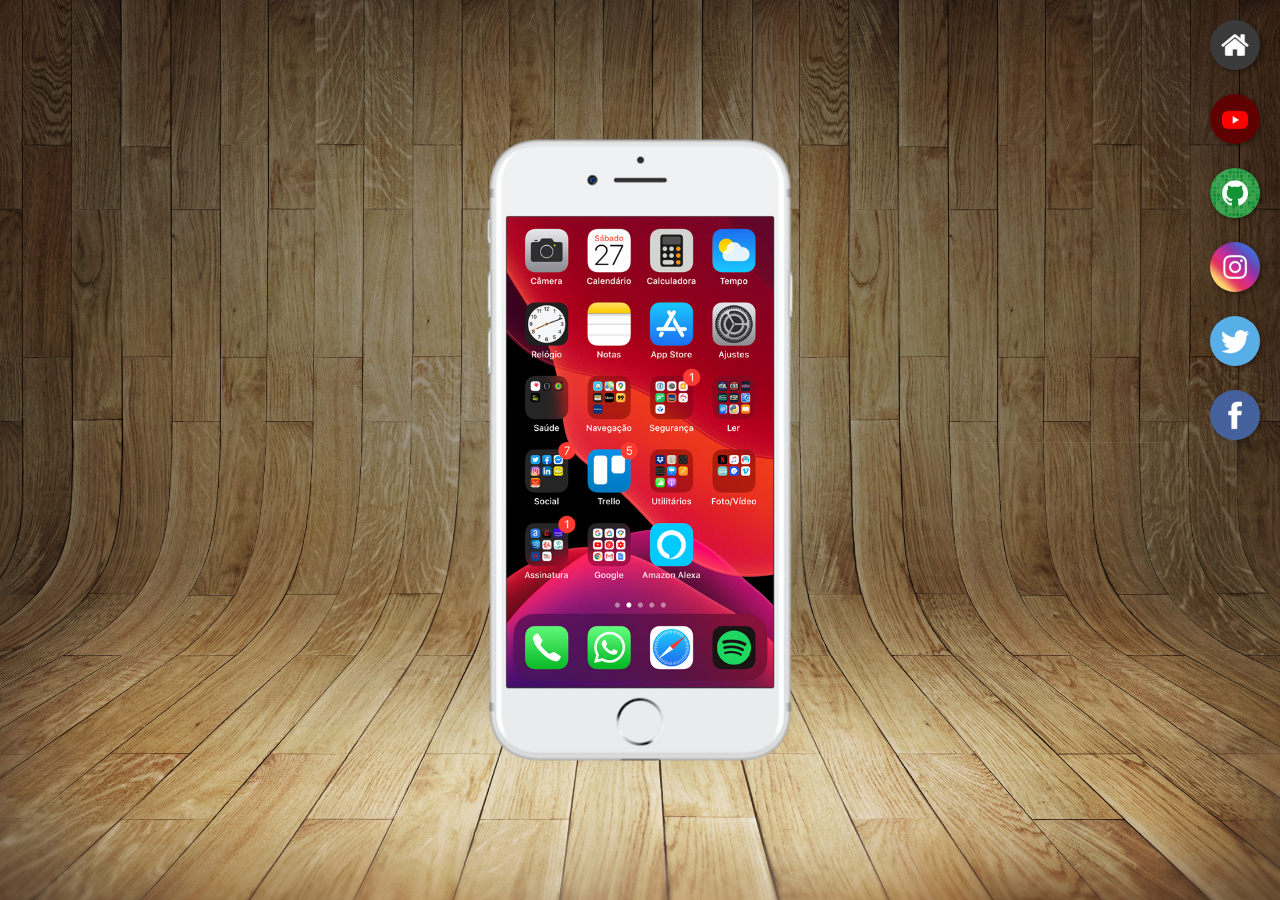
<file: index.html>
<!DOCTYPE html>
<html lang="pt-br">
<head>
    <meta charset="UTF-8">
    <meta http-equiv="X-UA-Compatible" content="IE=edge">
    <meta name="viewport" content="width=device-width, initial-scale=1.0">
    <link rel="shortcut icon" href="imagens/favicon.ico" type="image/x-icon">
    <title>redes sociais</title>
    <link rel="stylesheet" href="estilos/style.css">
</head>
<body>
    <main>
        <section id="telefone">
            <iframe id="tela" name="tela" src="home.html" frameborder="0" scrolling="yes">
                Seu navegador não é compativel com isso.
            </iframe>
        </section>
        <section id="redes-sociais">
            <a href="home.html" target="tela"><img src="imagens/logo-home.jpg" alt="Home"></a> <br>
            <a href="youtube.html" target="tela"><img src="imagens/logo-youtube.jpg" alt="Youtube"></a> <br>
            <a href="github.html" target="tela"> <img src="imagens/logo-github.jpg" alt="github"></a> <br>
            <a href="instagram.html" target="tela"><img src="imagens/logo-instagram.jpg" alt="Instaram"></a> <br>
            <a href="twitter.html" target="tela"><img src="imagens/logo-twitter.jpg" alt="Twitter"></a> <br>
            <a href="facebook.html" target="tela"><img src="imagens/logo-facebook.jpg" alt="Facebook"></a>
        </section>

    </main>
   
 
</body>
</html>
</file>
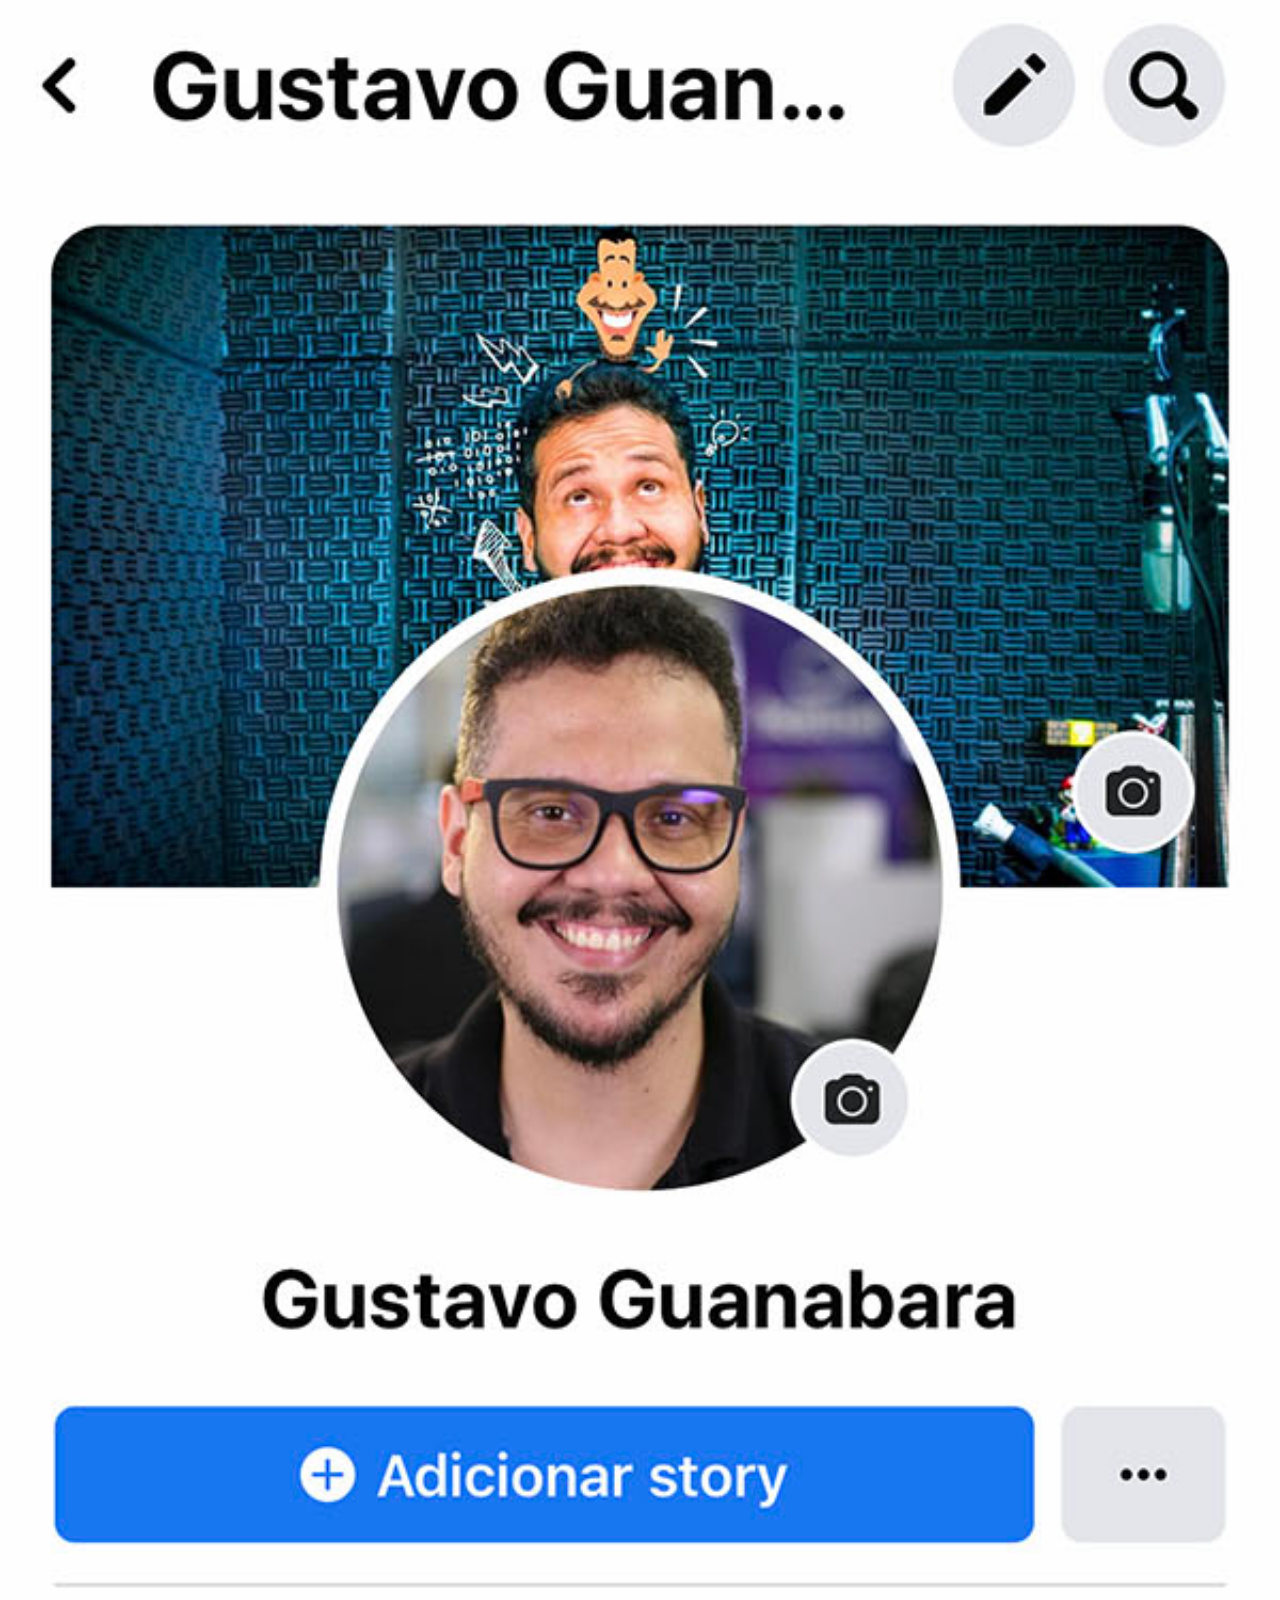
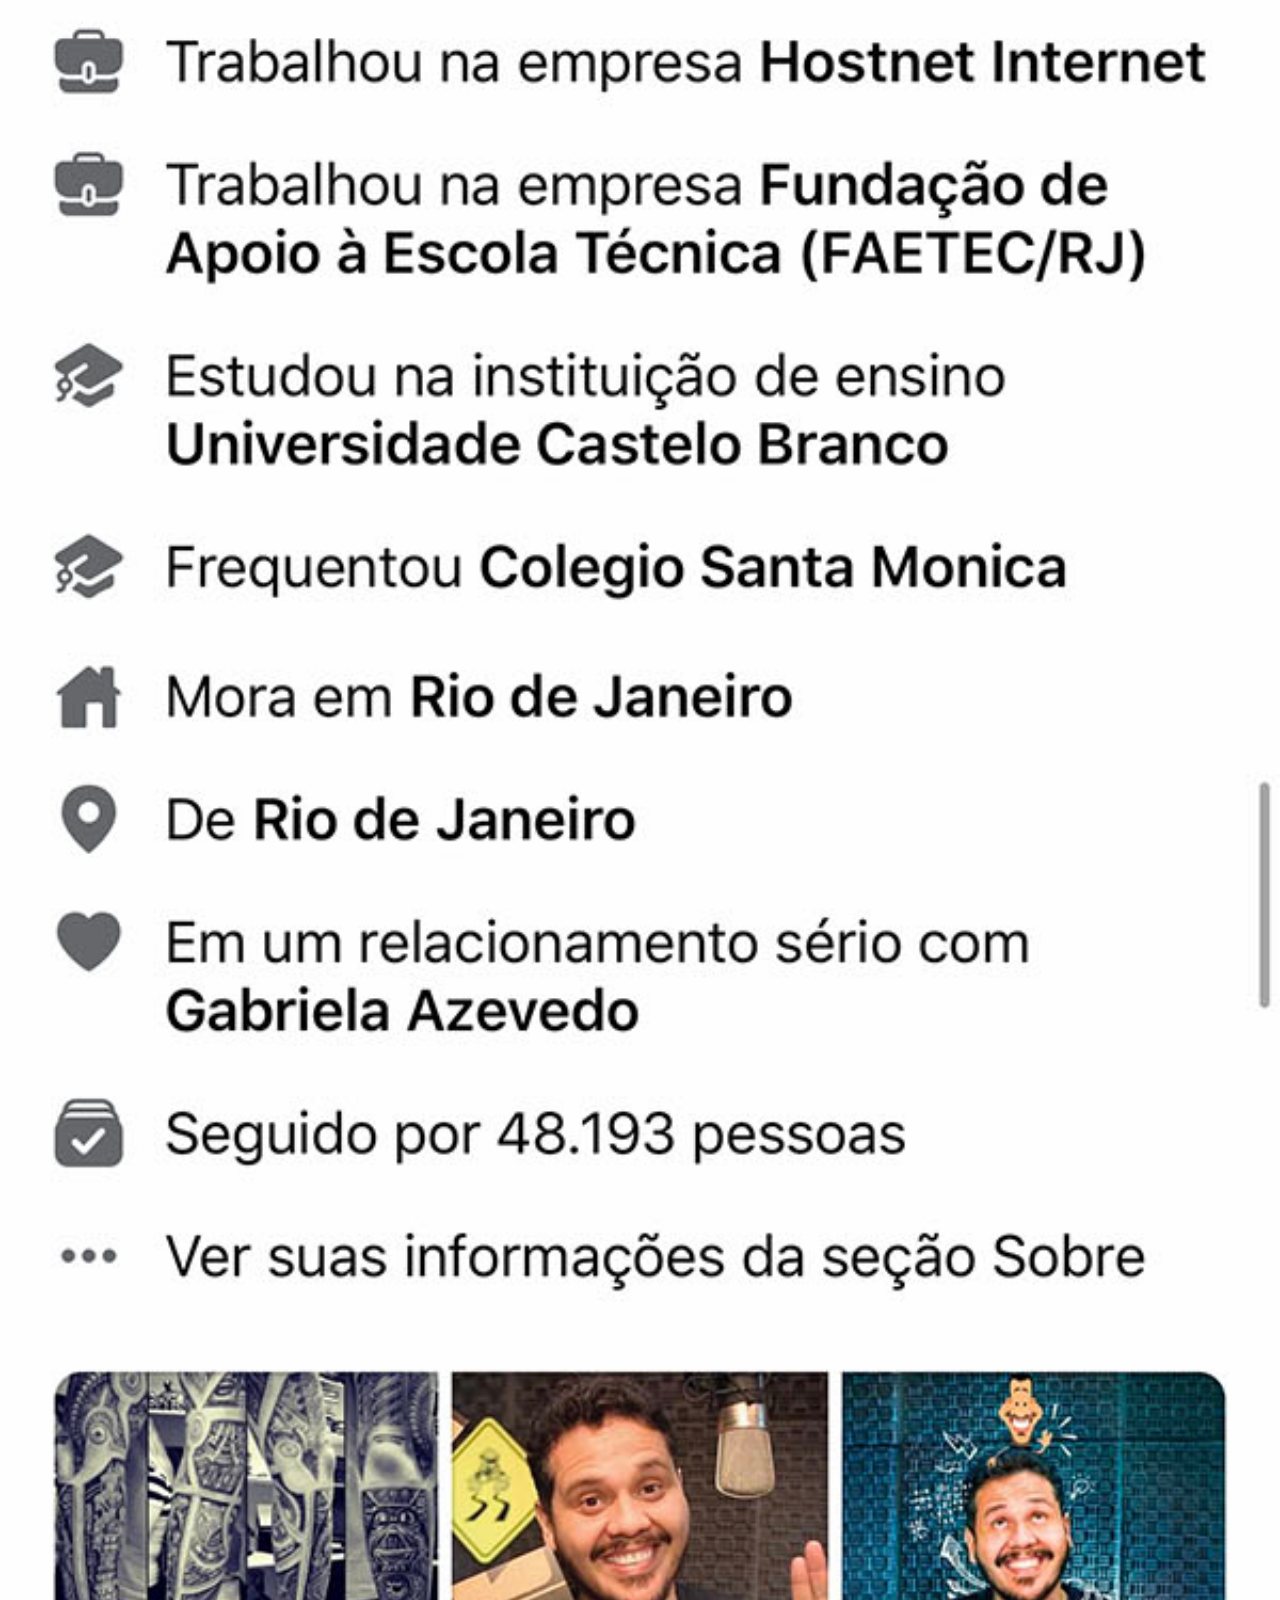
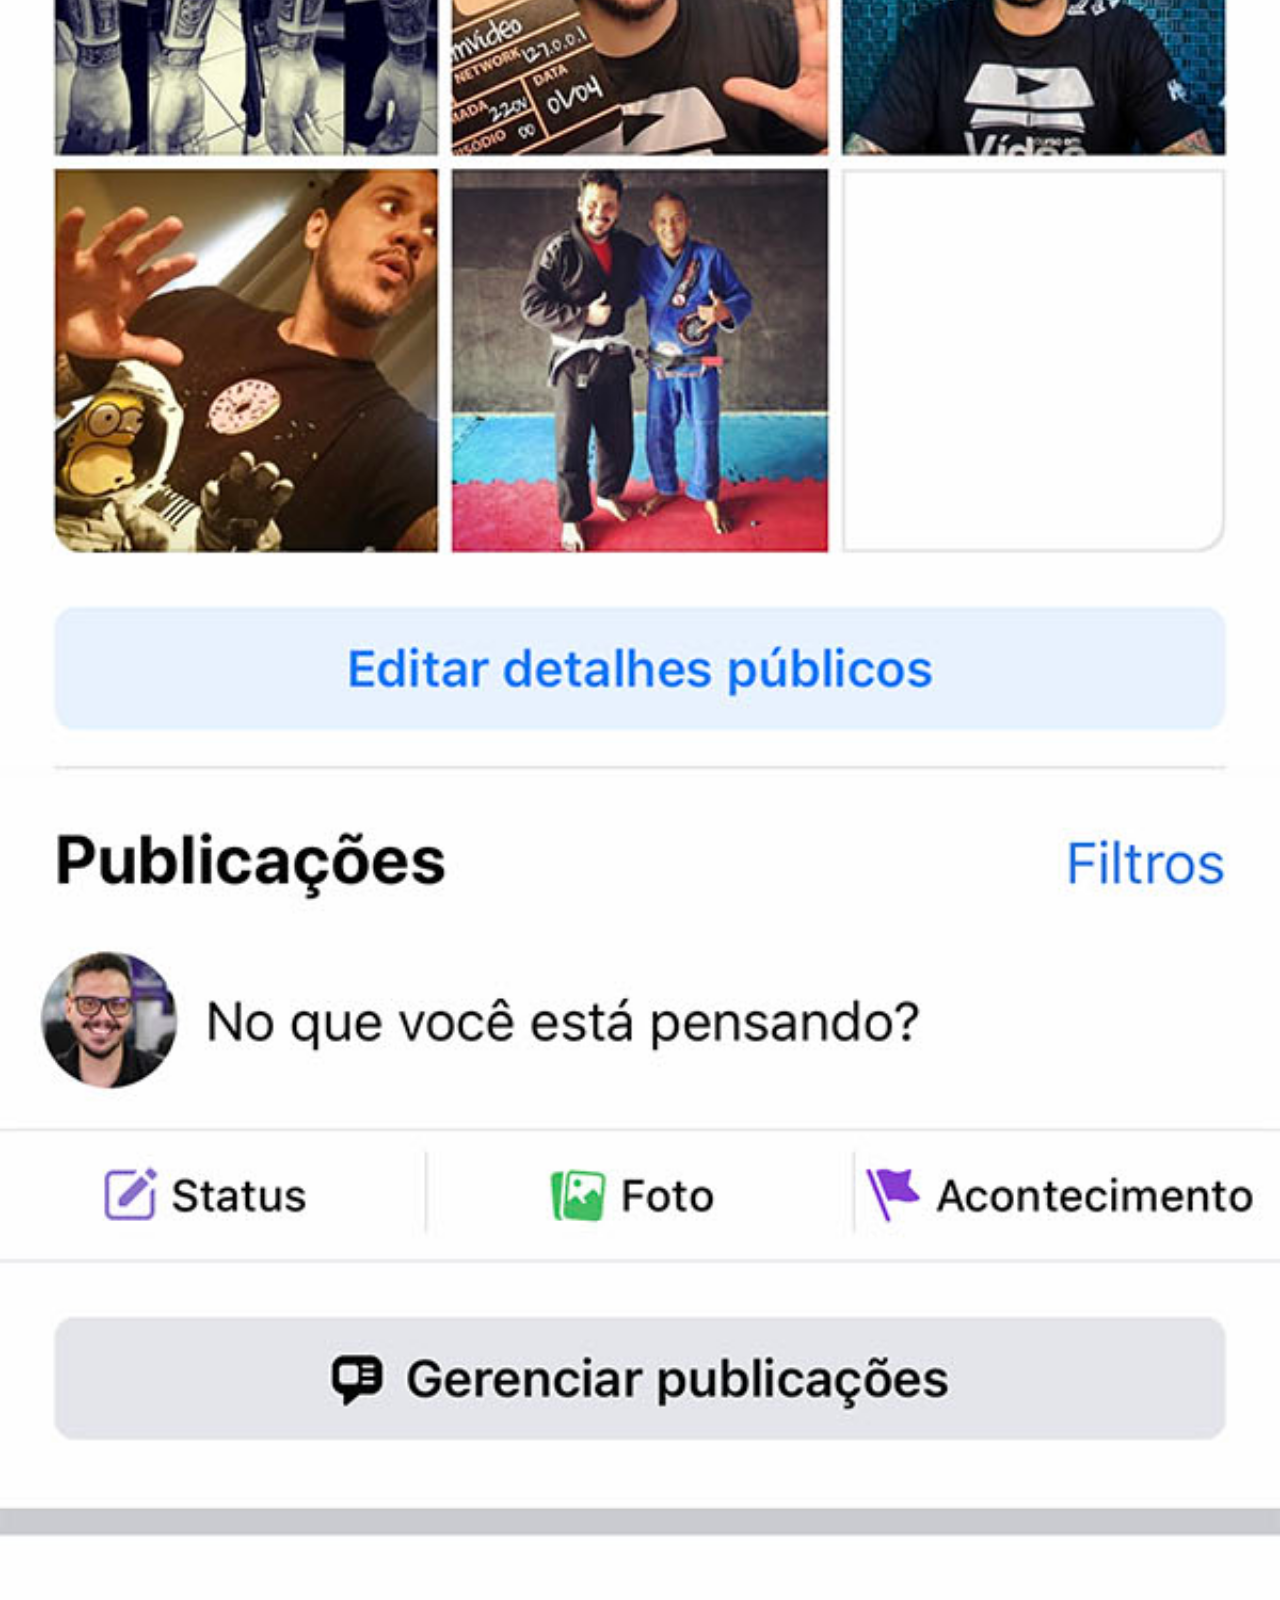
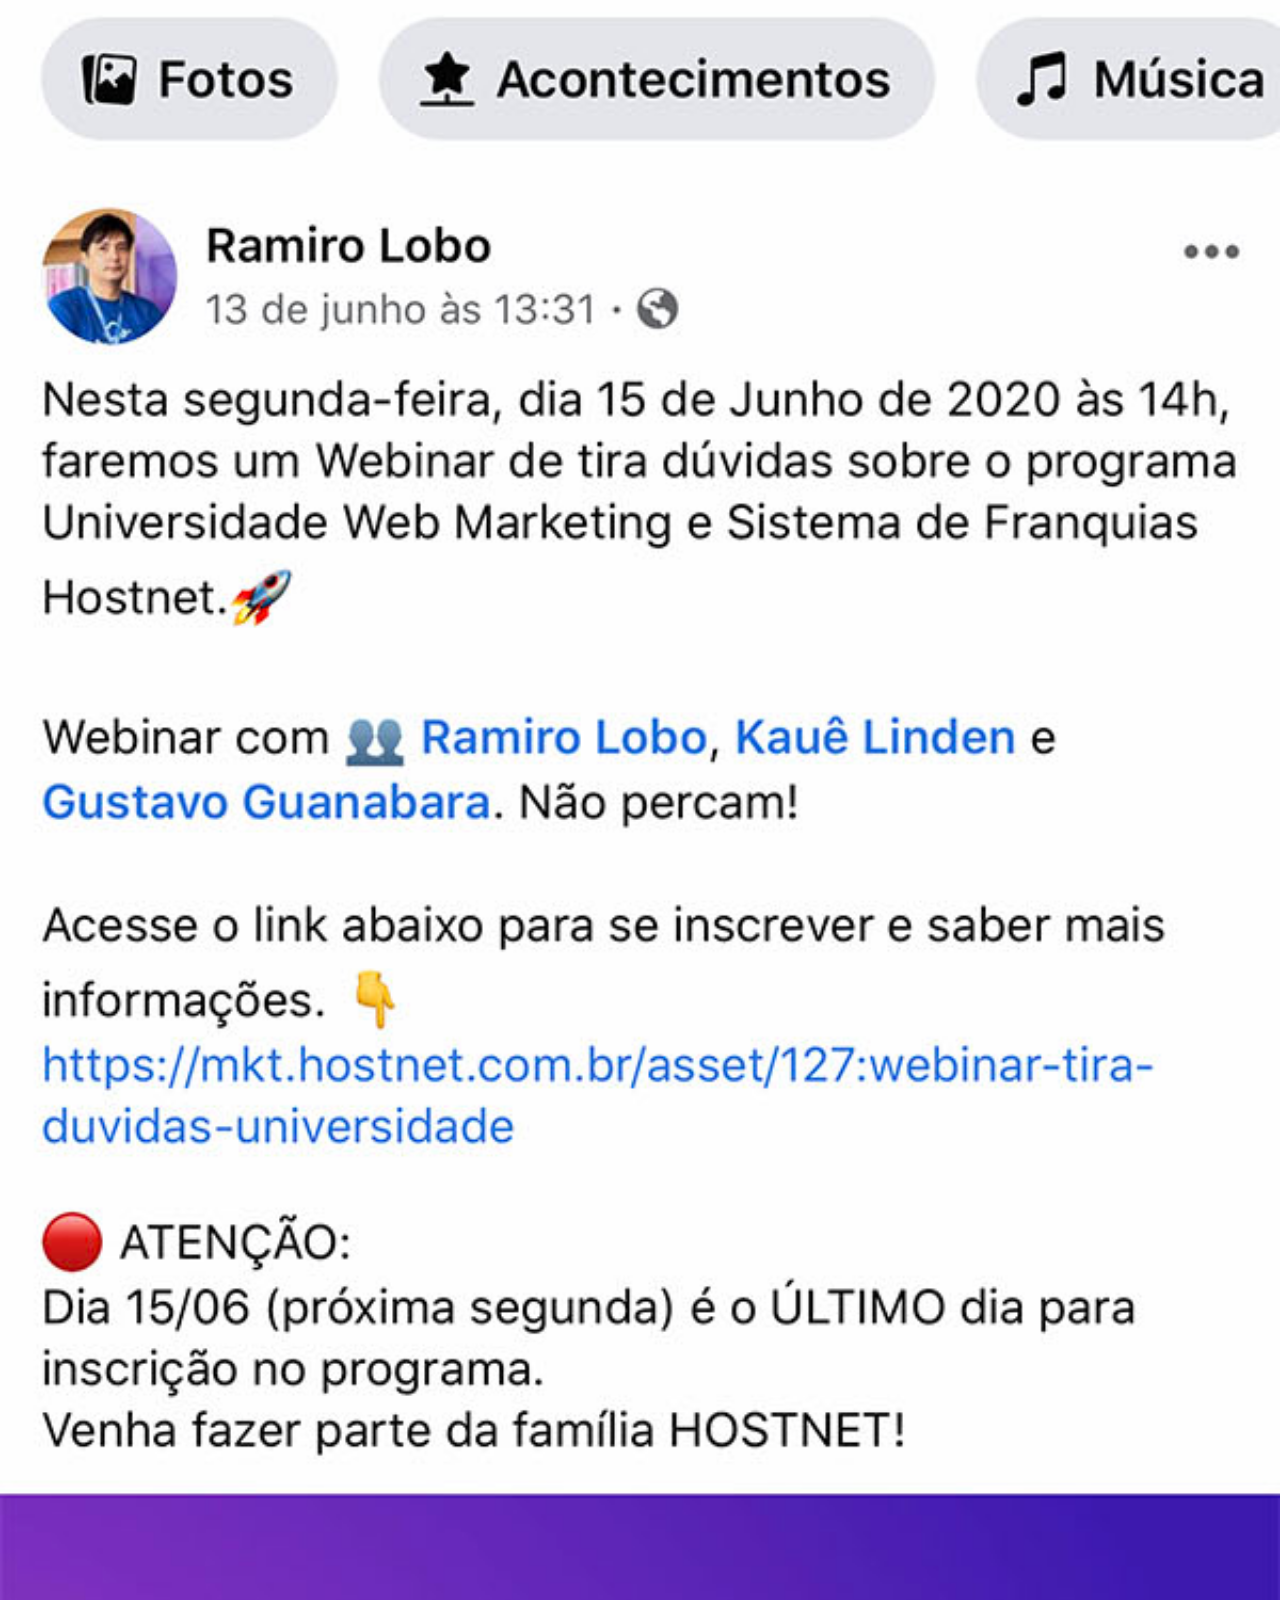
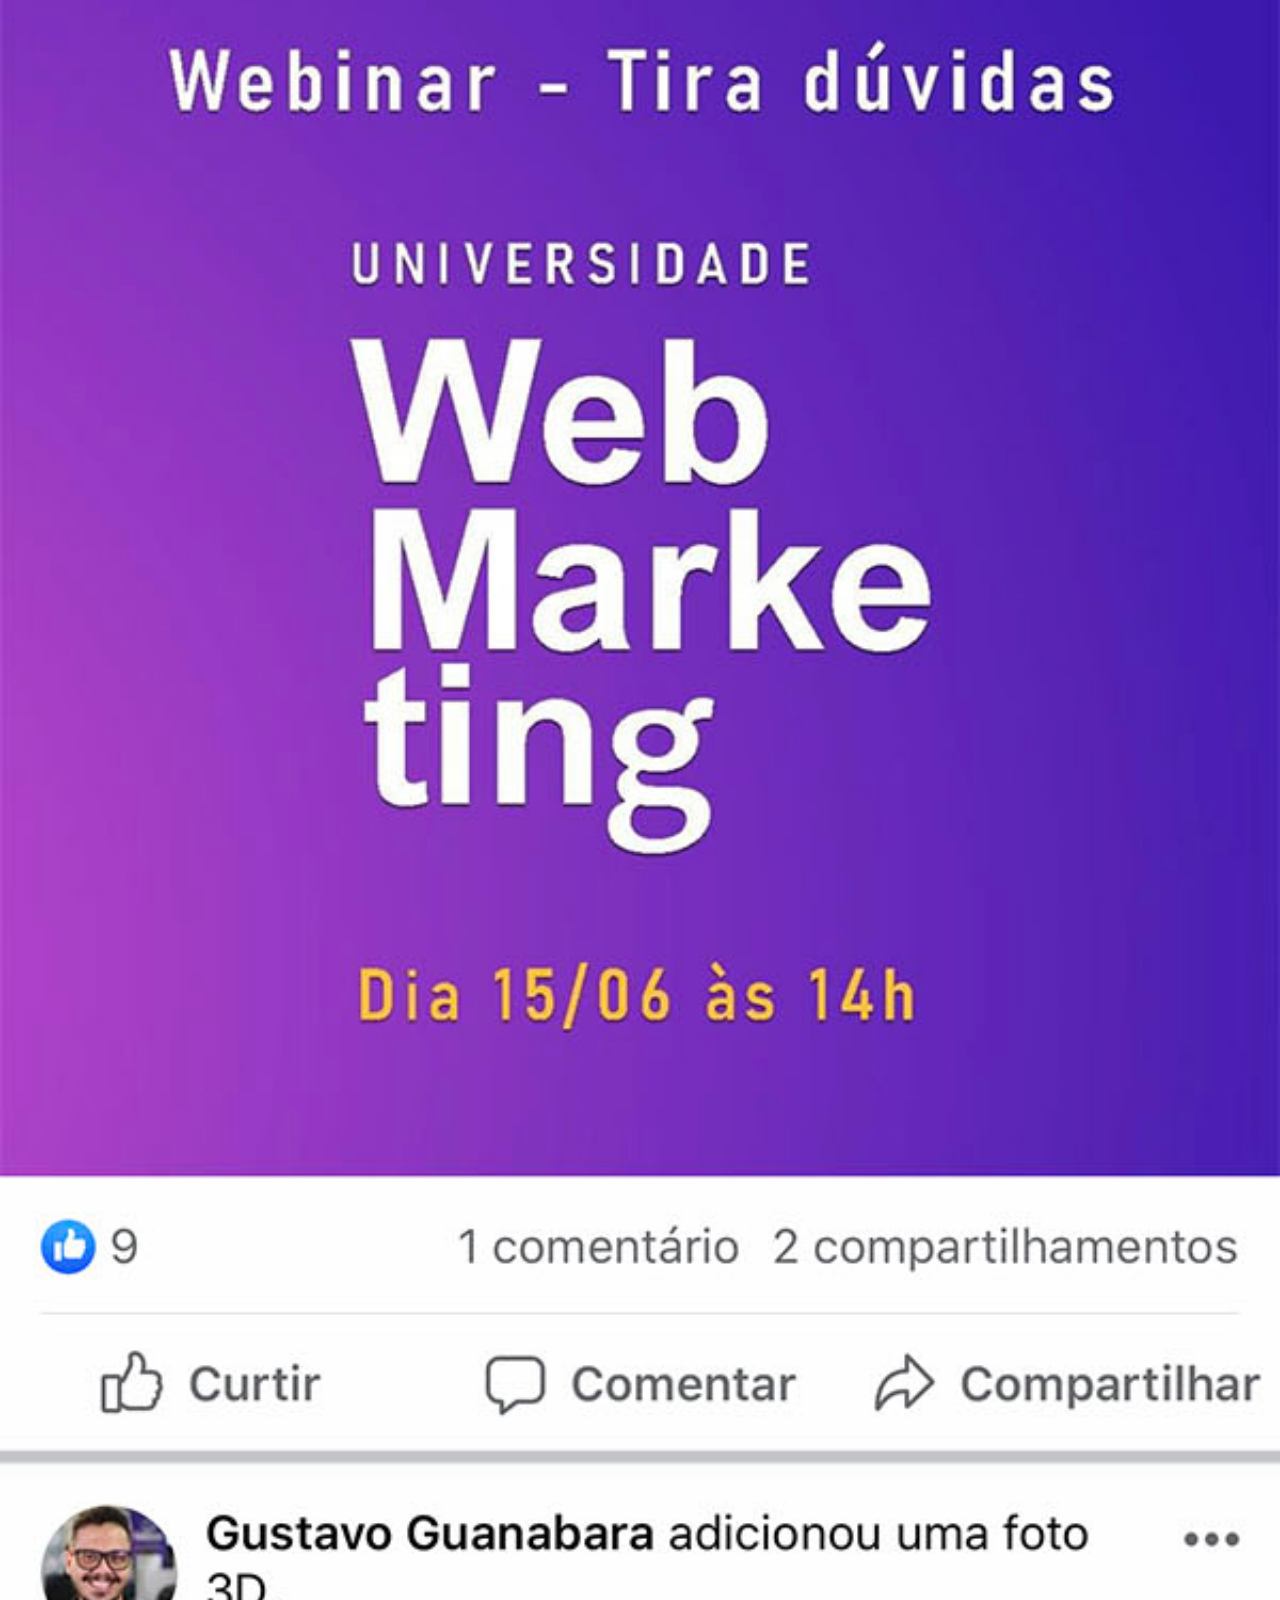
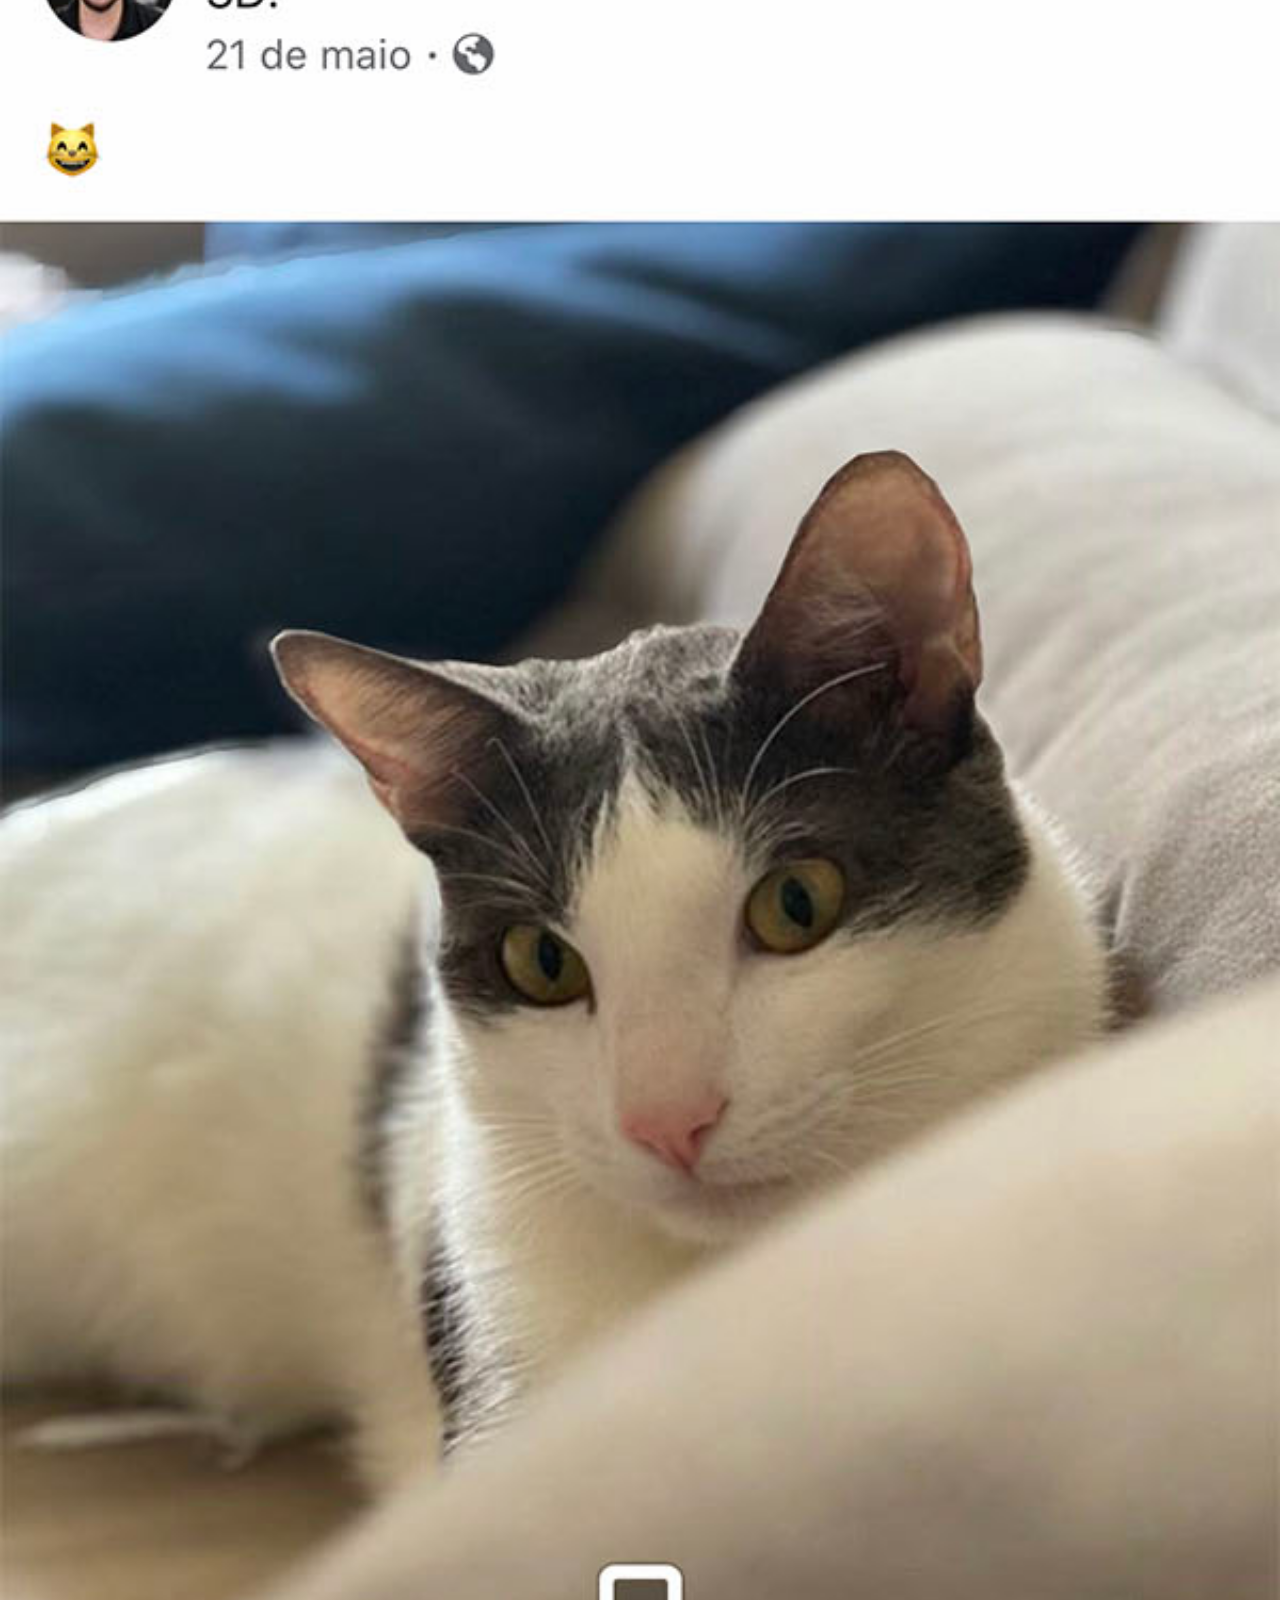
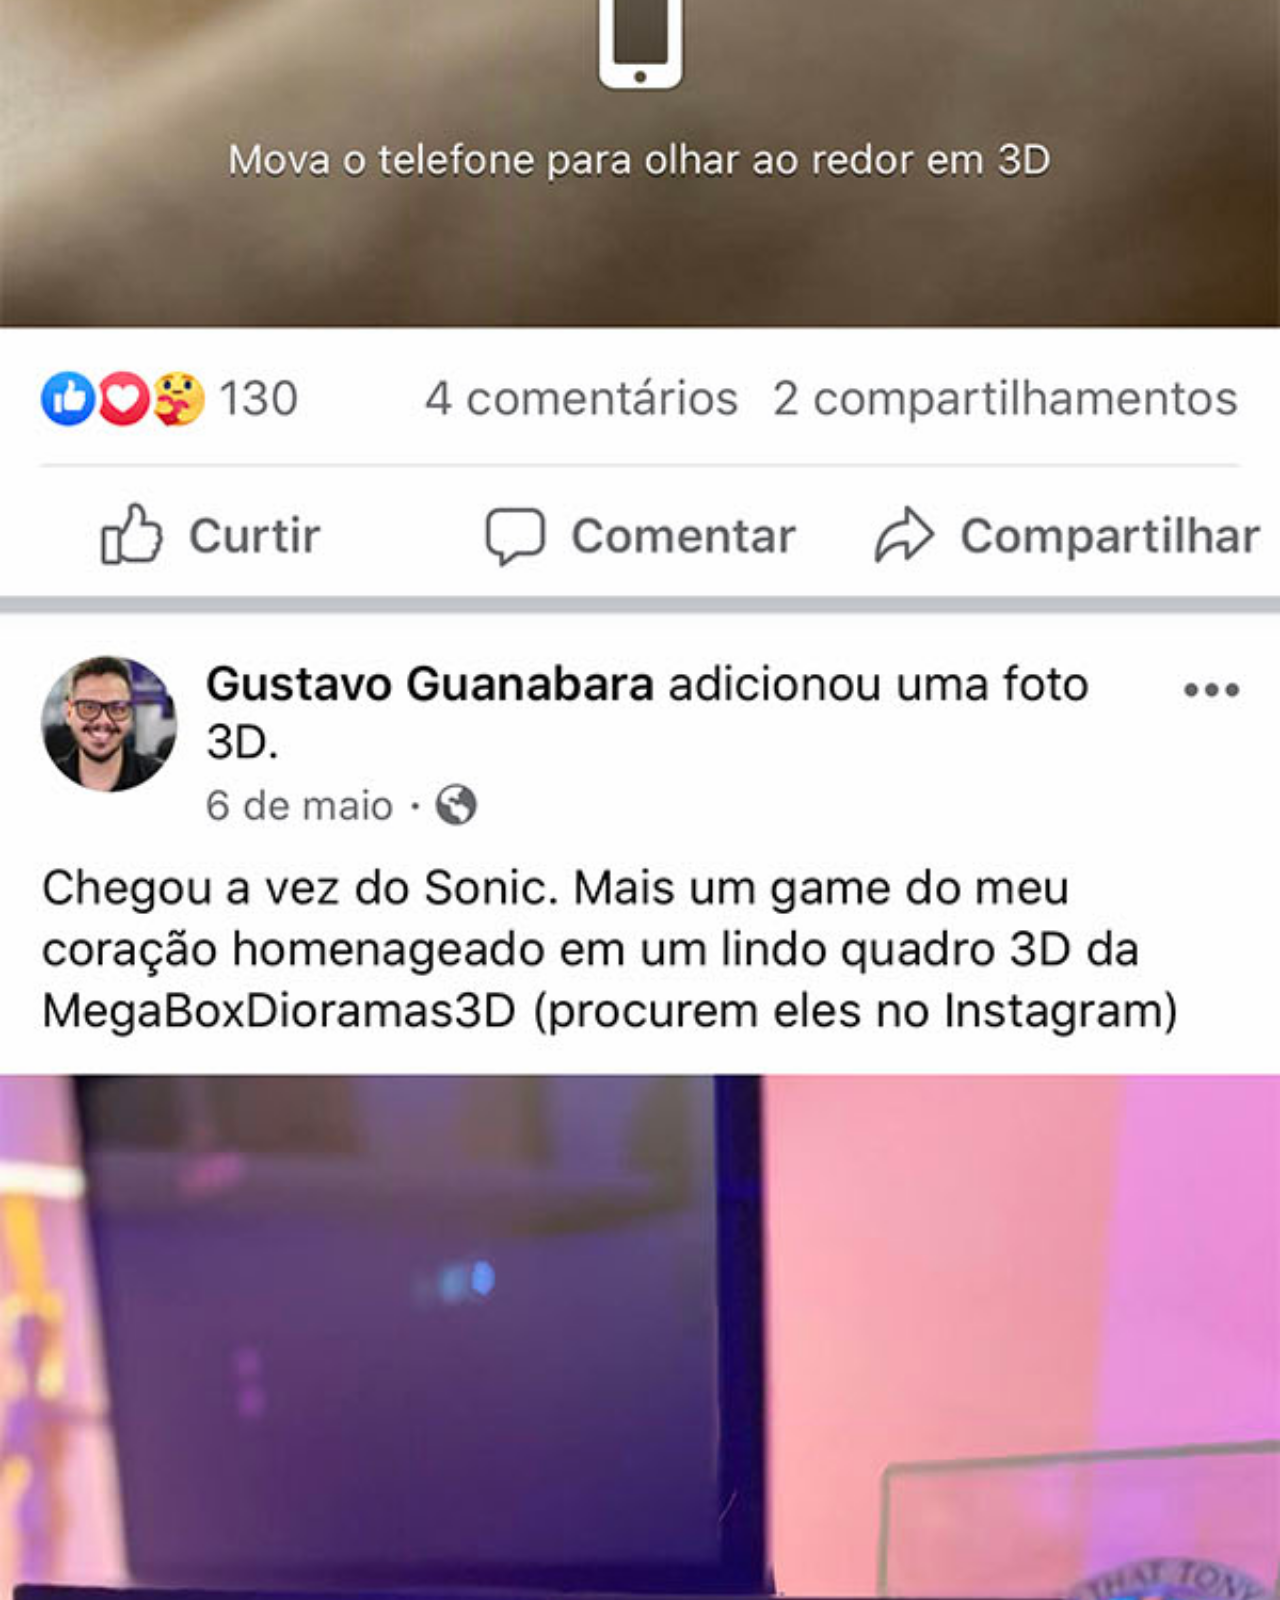
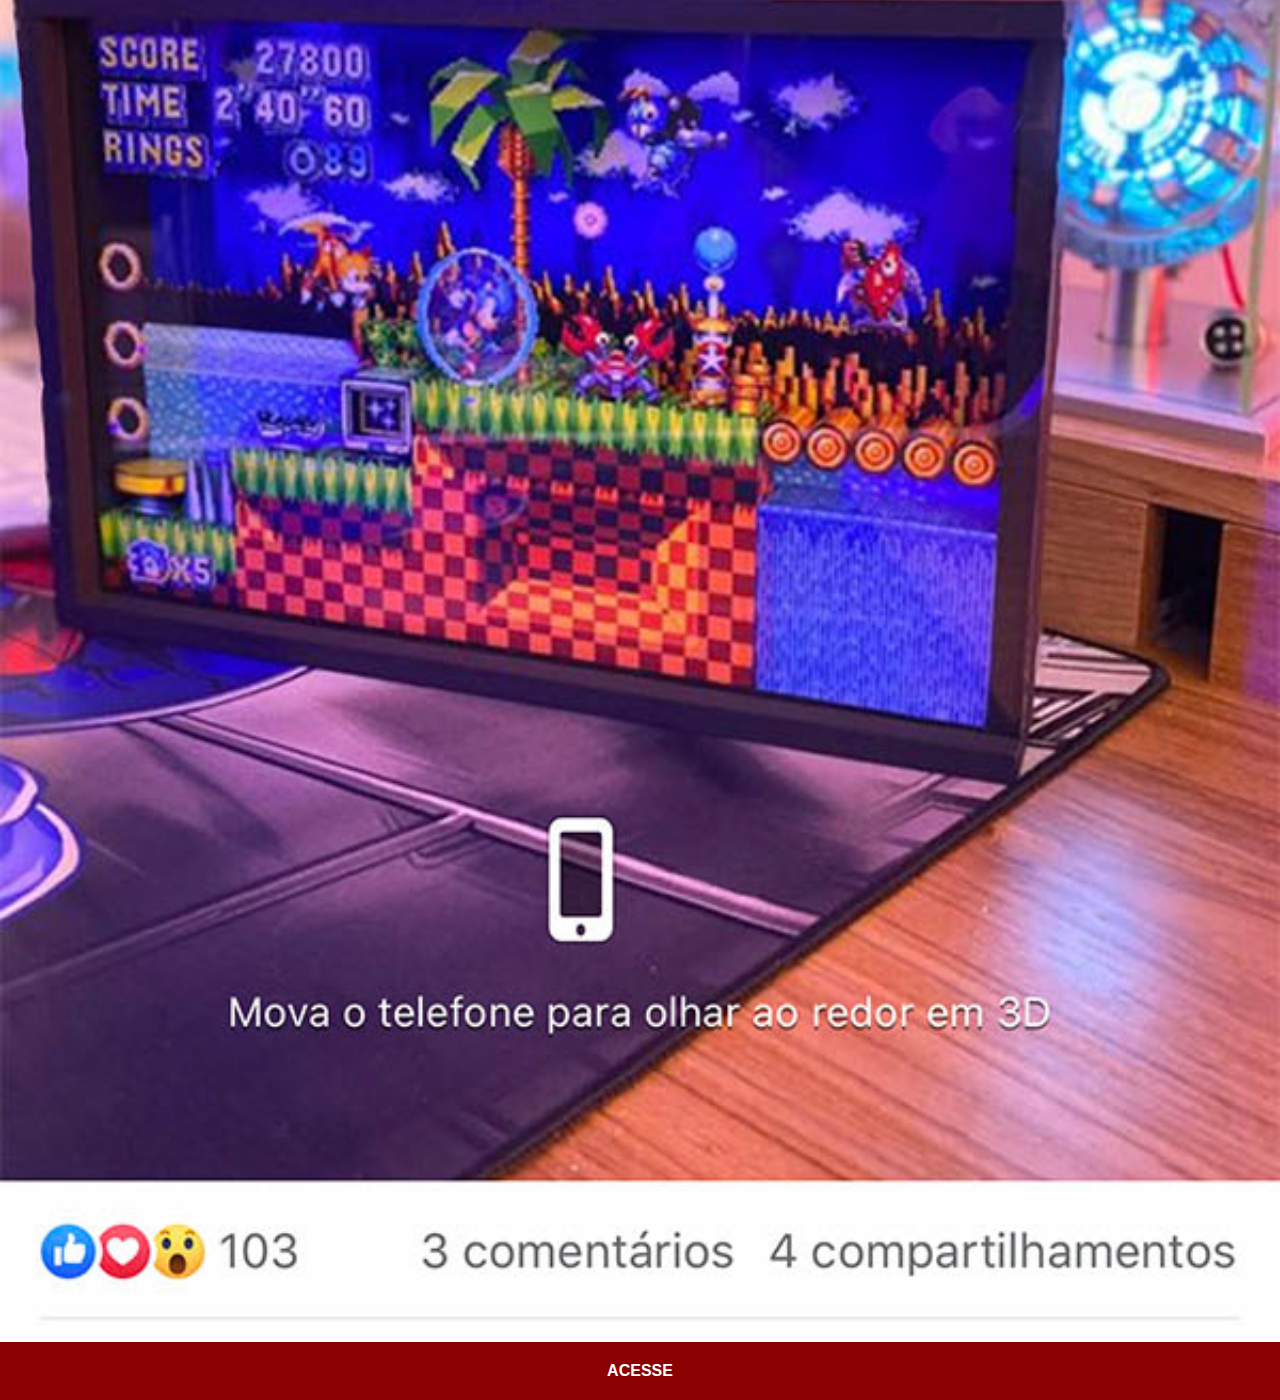
<file: facebook.html>
<!DOCTYPE html>
<html lang="pt-br">
<head>
    <meta charset="UTF-8">
    <meta http-equiv="X-UA-Compatible" content="IE=edge">
    <meta name="viewport" content="width=device-width, initial-scale=1.0">
    <title>Facebook</title>
    <link rel="stylesheet" href="estilos/social.css">
</head>
<body>
    <img src="imagens/tela-facebook.jpg" alt="Facebook">
    <a href="https://pt-br.facebook.com/gustavoguanabara" target="_blank">ACESSE</a>
</body>
</html>
</file>
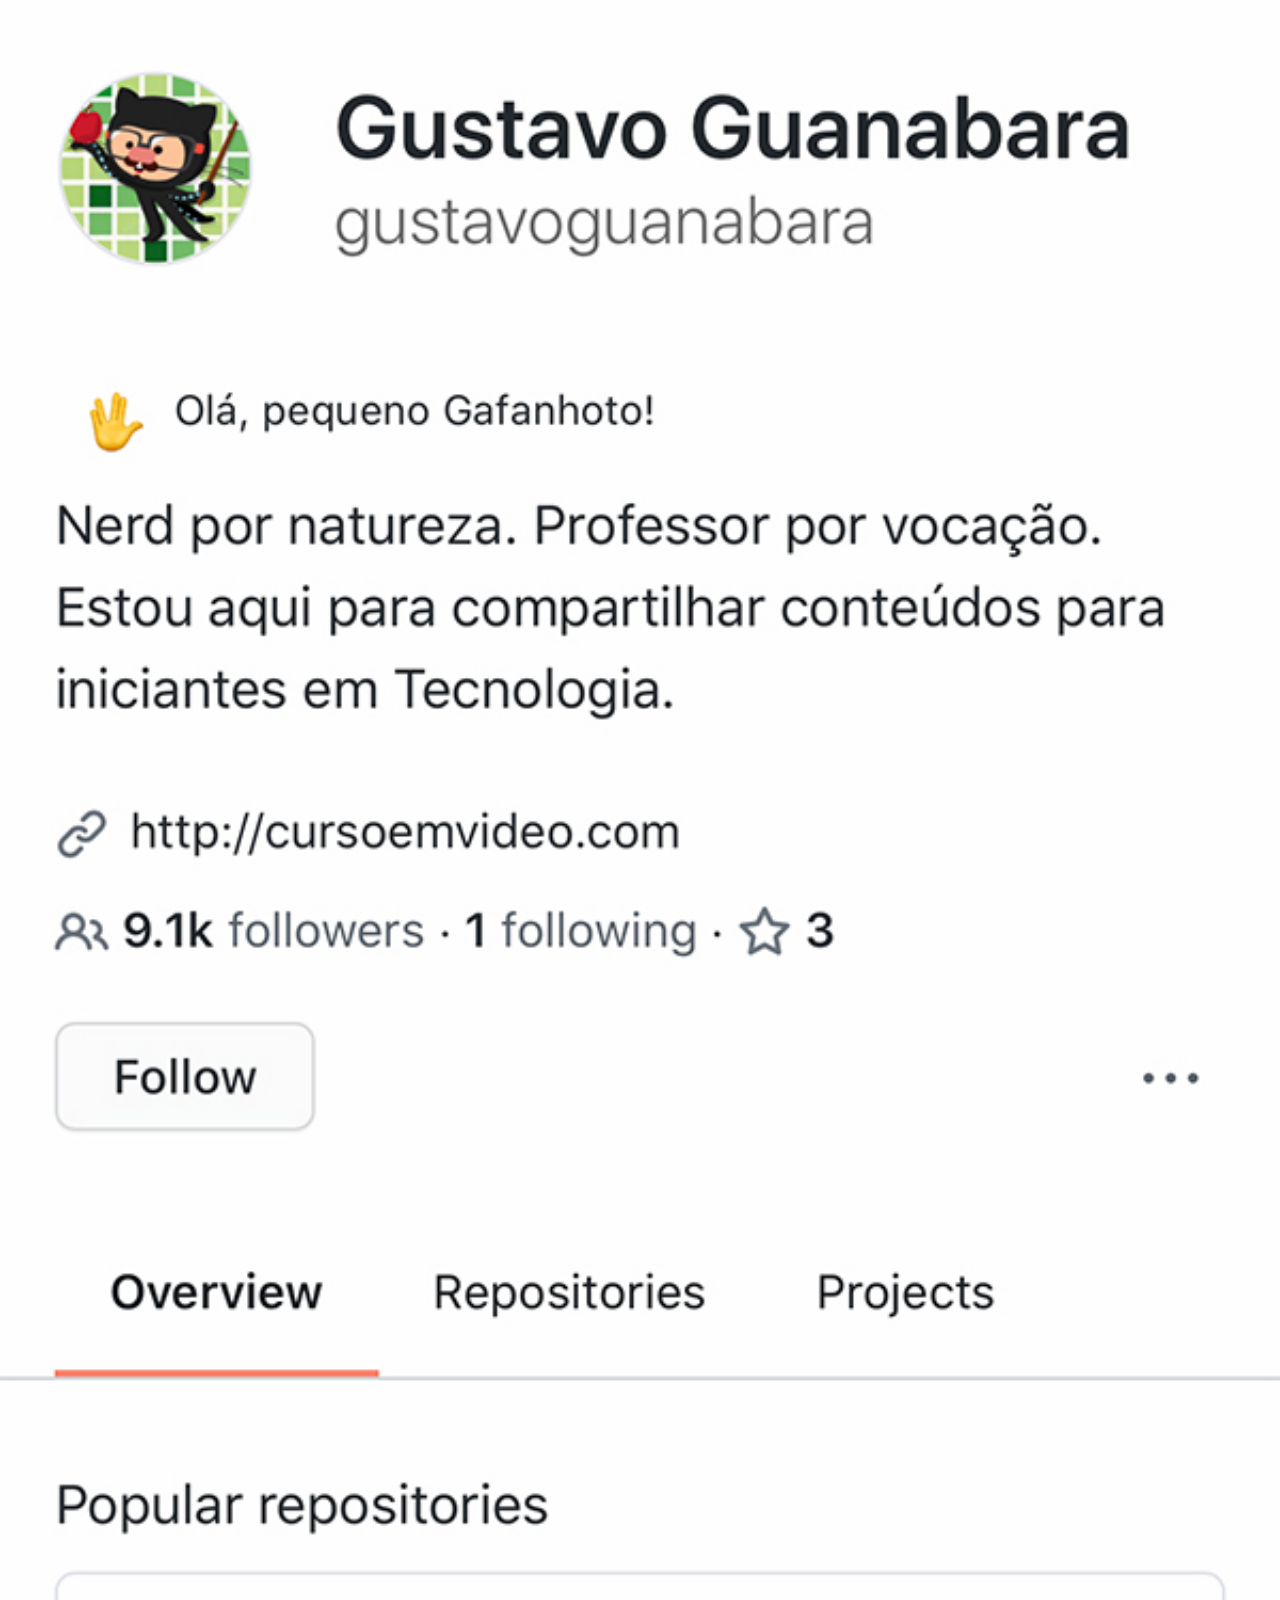
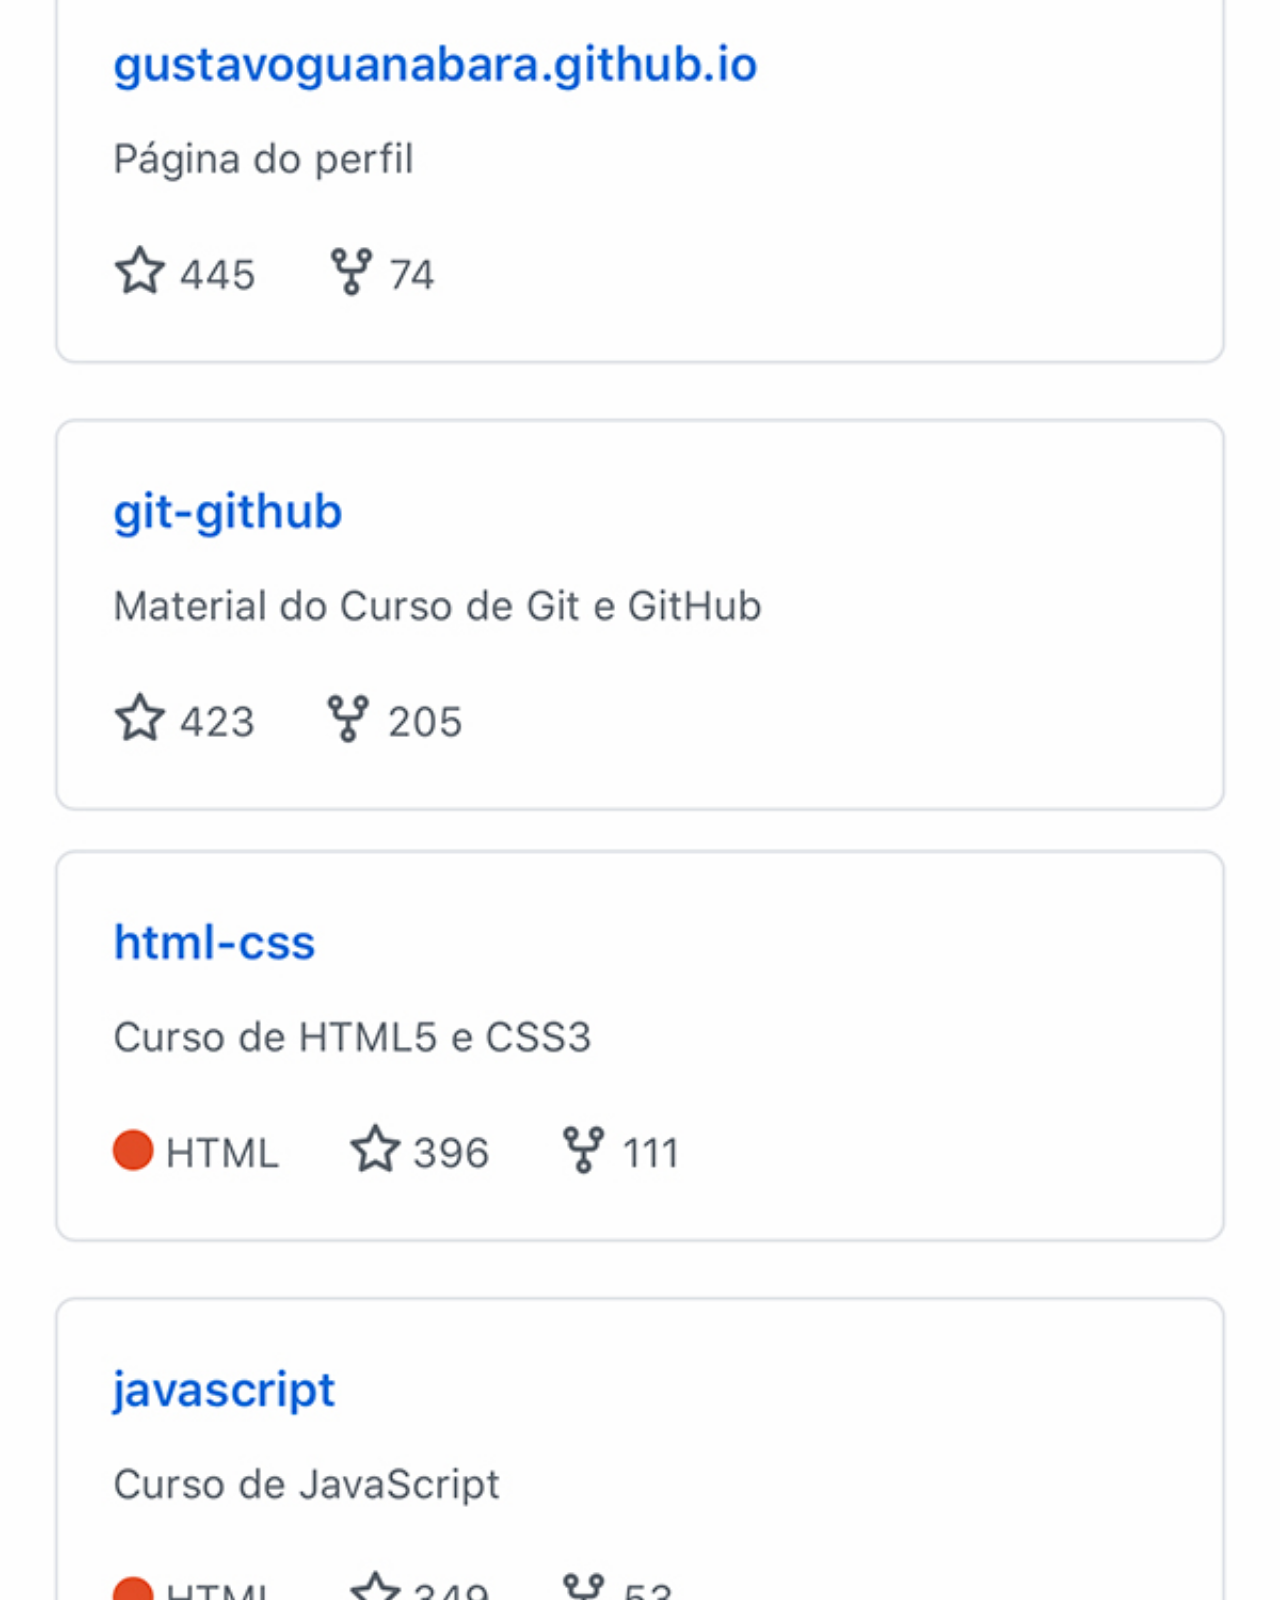
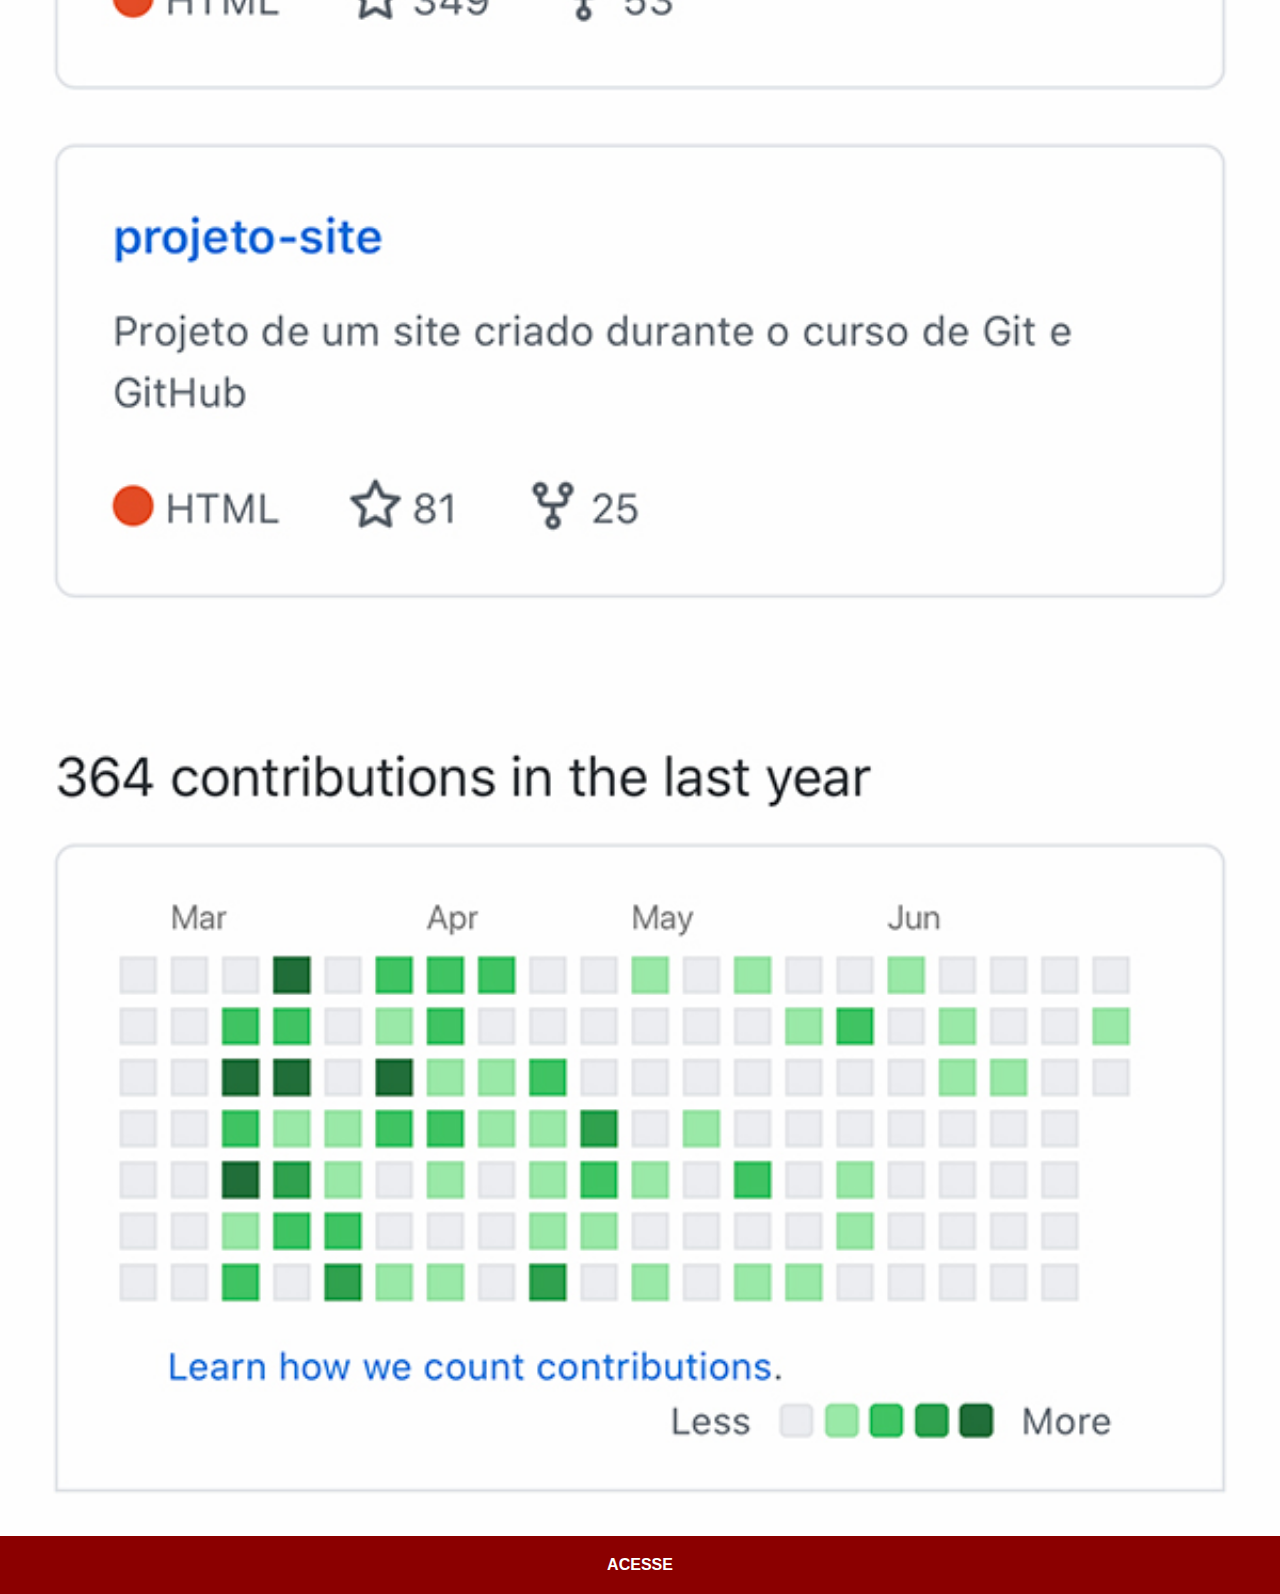
<file: github.html>
<!DOCTYPE html>
<html lang="pt-br">
<head>
    <meta charset="UTF-8">
    <meta http-equiv="X-UA-Compatible" content="IE=edge">
    <meta name="viewport" content="width=device-width, initial-scale=1.0">
    <title>github</title>
    <link rel="stylesheet" href="estilos/social.css">
</head>
<body>
    <img src="imagens/tela-github.jpg" alt="GitHub">
    <a href="https://github.com/gustavoguanabara" target="_blank">ACESSE</a>
</body>
</html>
</file>
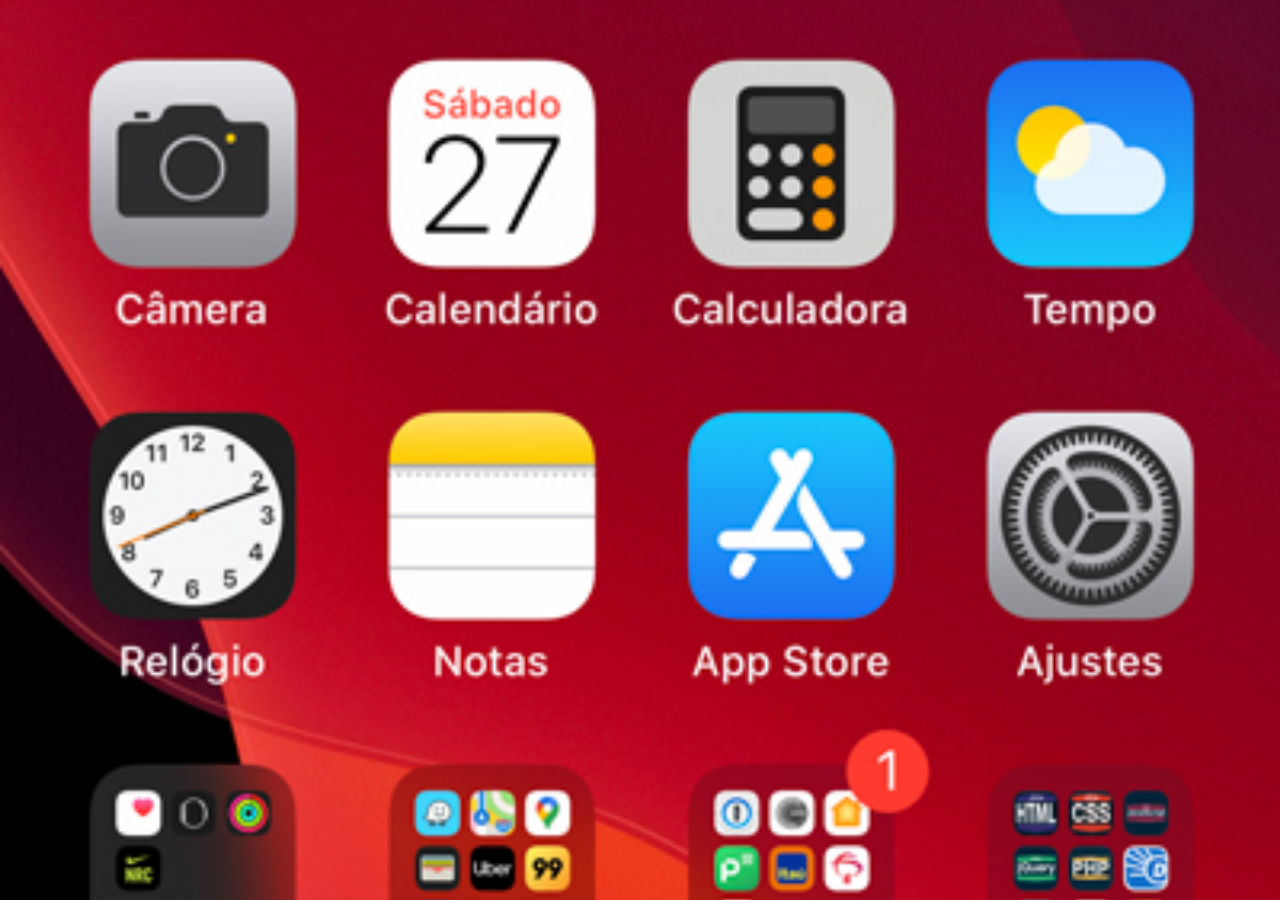
<file: home.html>
<!DOCTYPE html>
<html lang="pt-br">
<head>
    <meta charset="UTF-8">
    <meta http-equiv="X-UA-Compatible" content="IE=edge">
    <meta name="viewport" content="width=device-width, initial-scale=1.0">
    <title>home</title>
    <style>

        *{
            margin: 0px;
            padding: 0px;
        }
        body{
            width: 100vw;
            height: 100vh;
            background: black url(imagens/tela-home.jpg) no-repeat top center;
            background-size: cover;
            
        }
    </style>
</head>
<body>
    
</body>
</html>
</file>
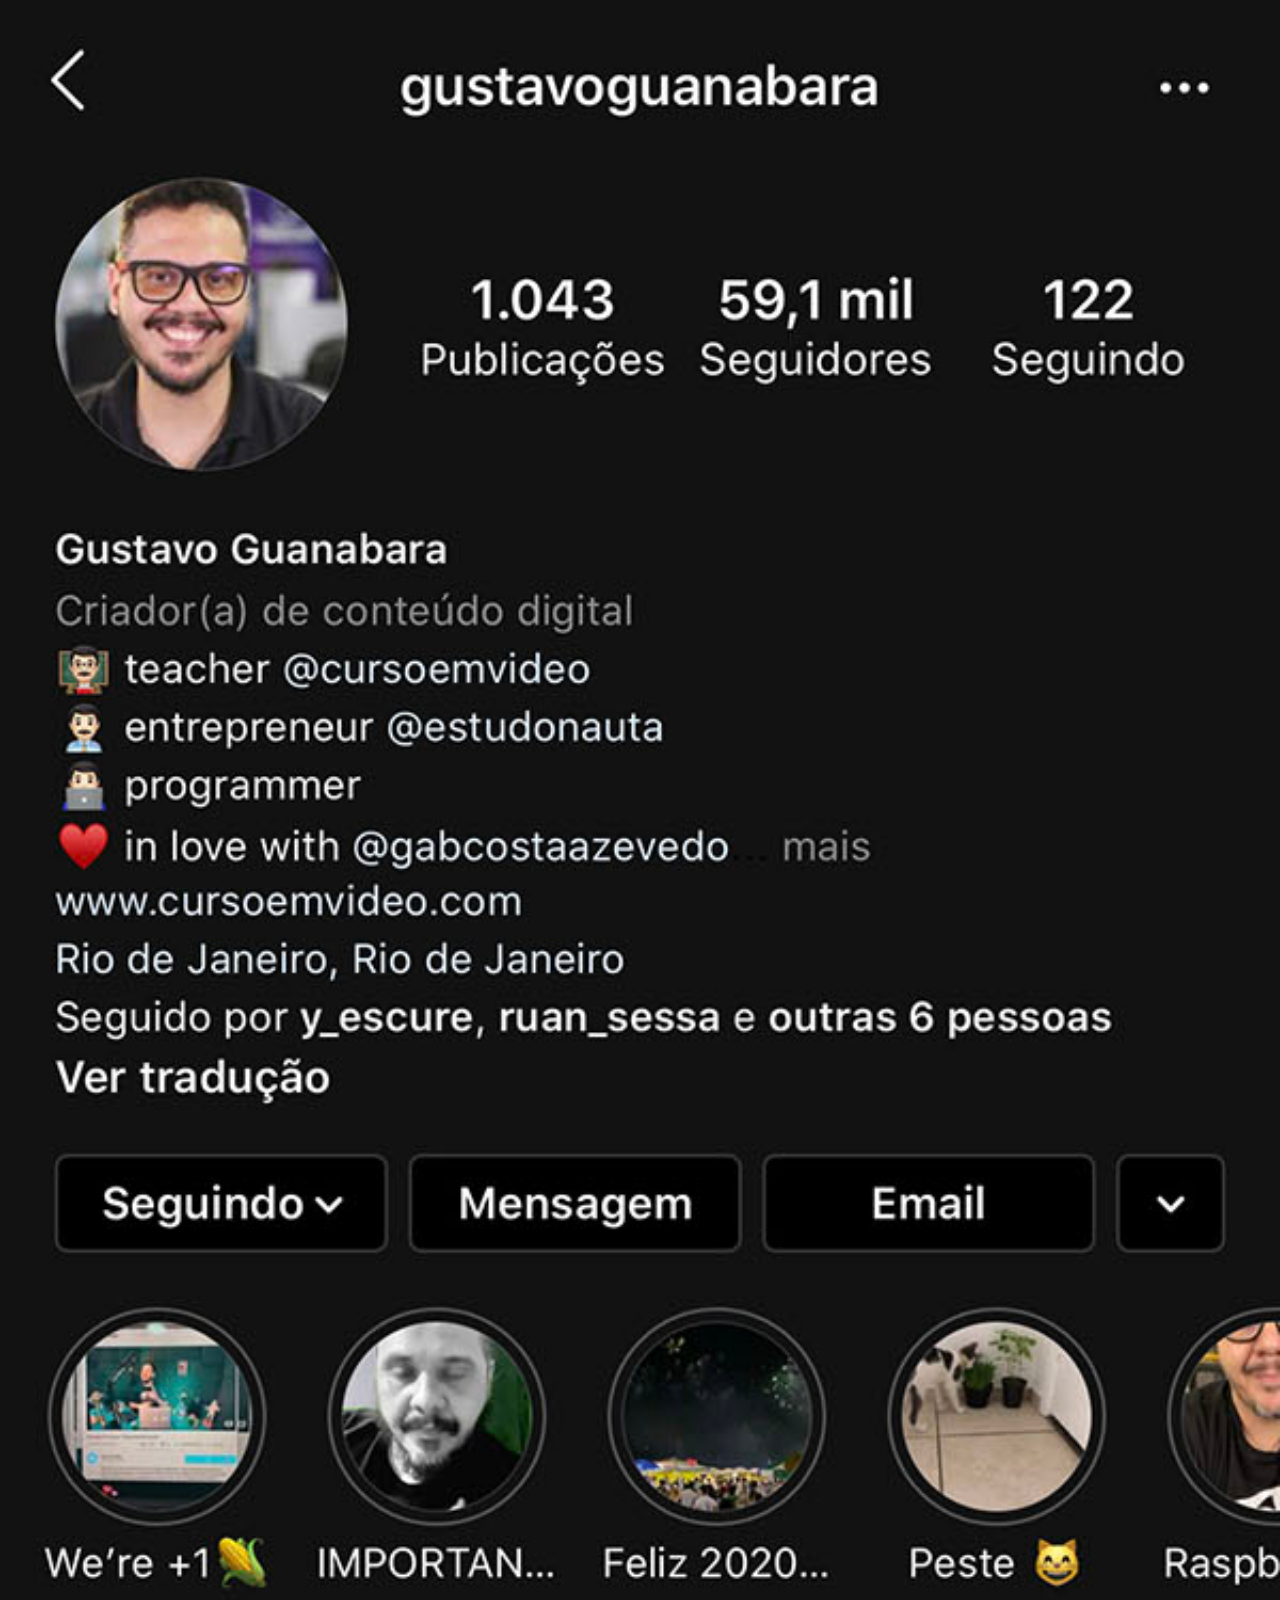
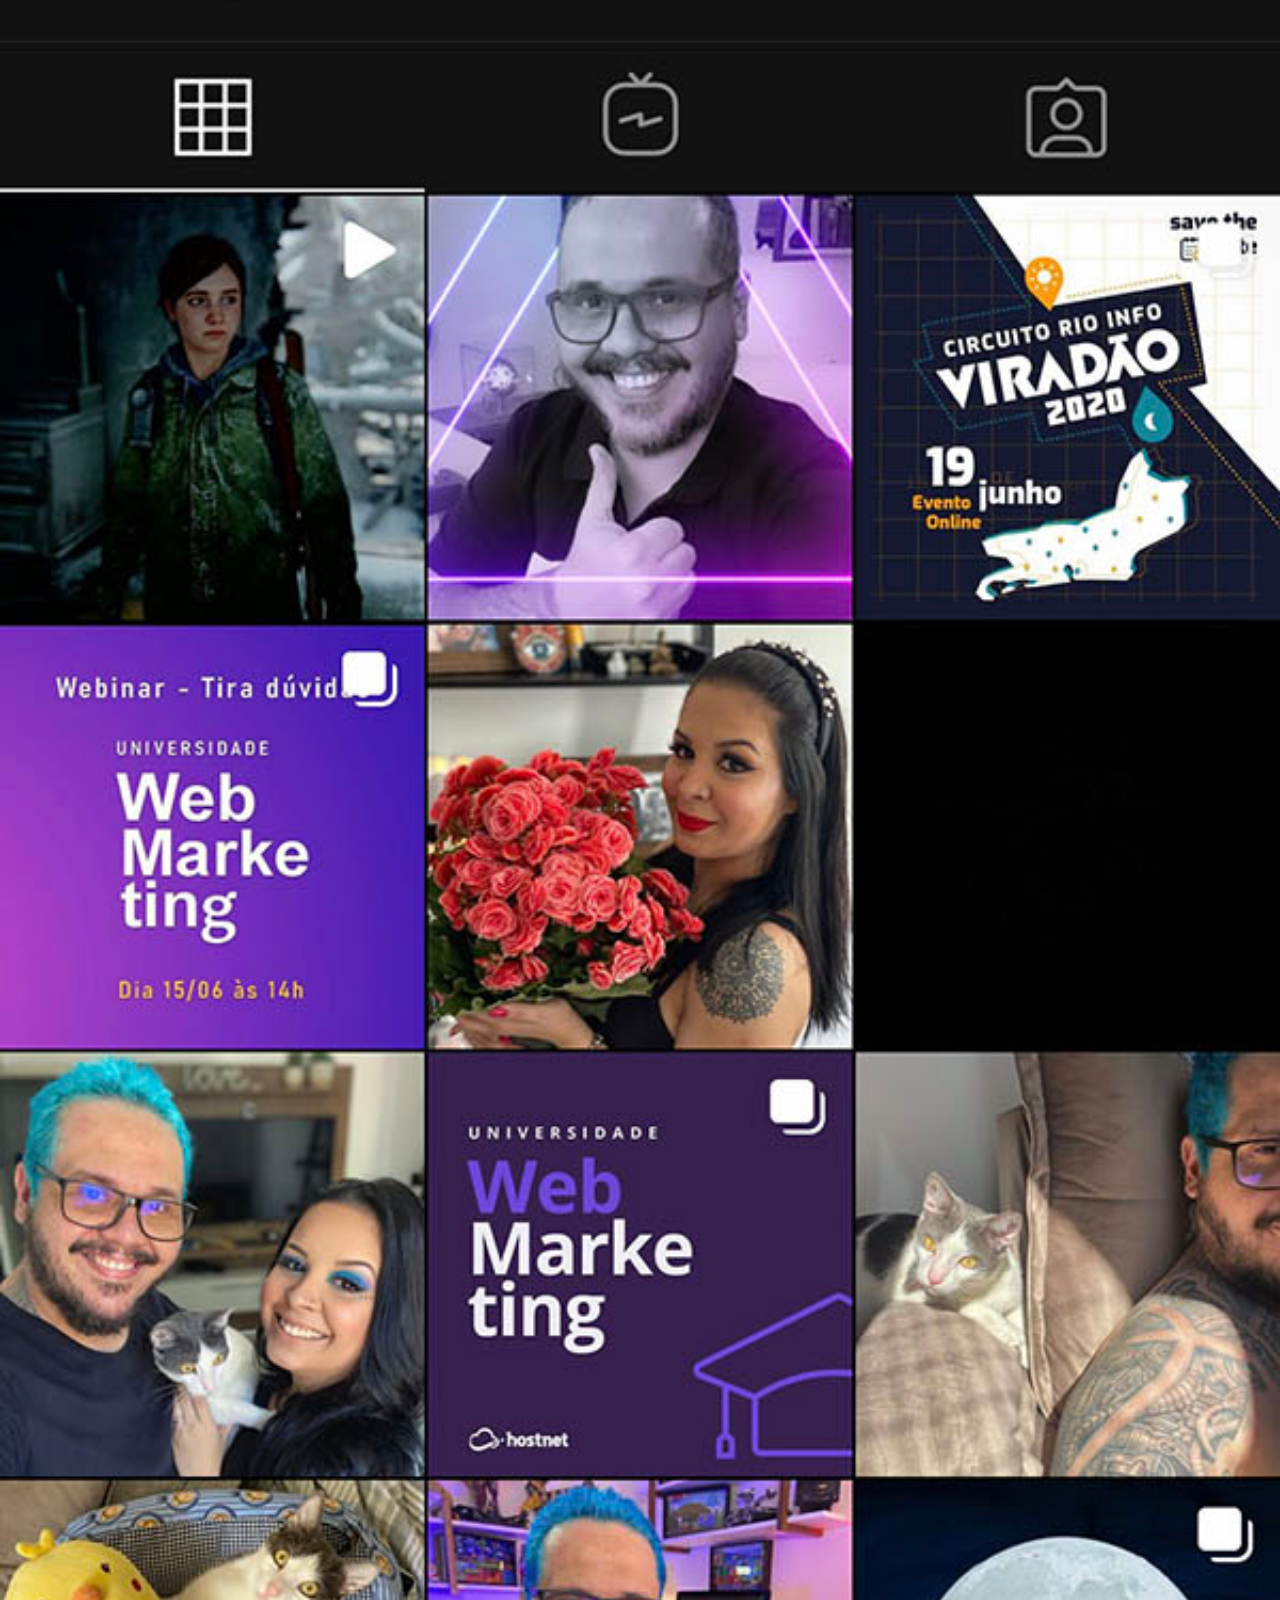
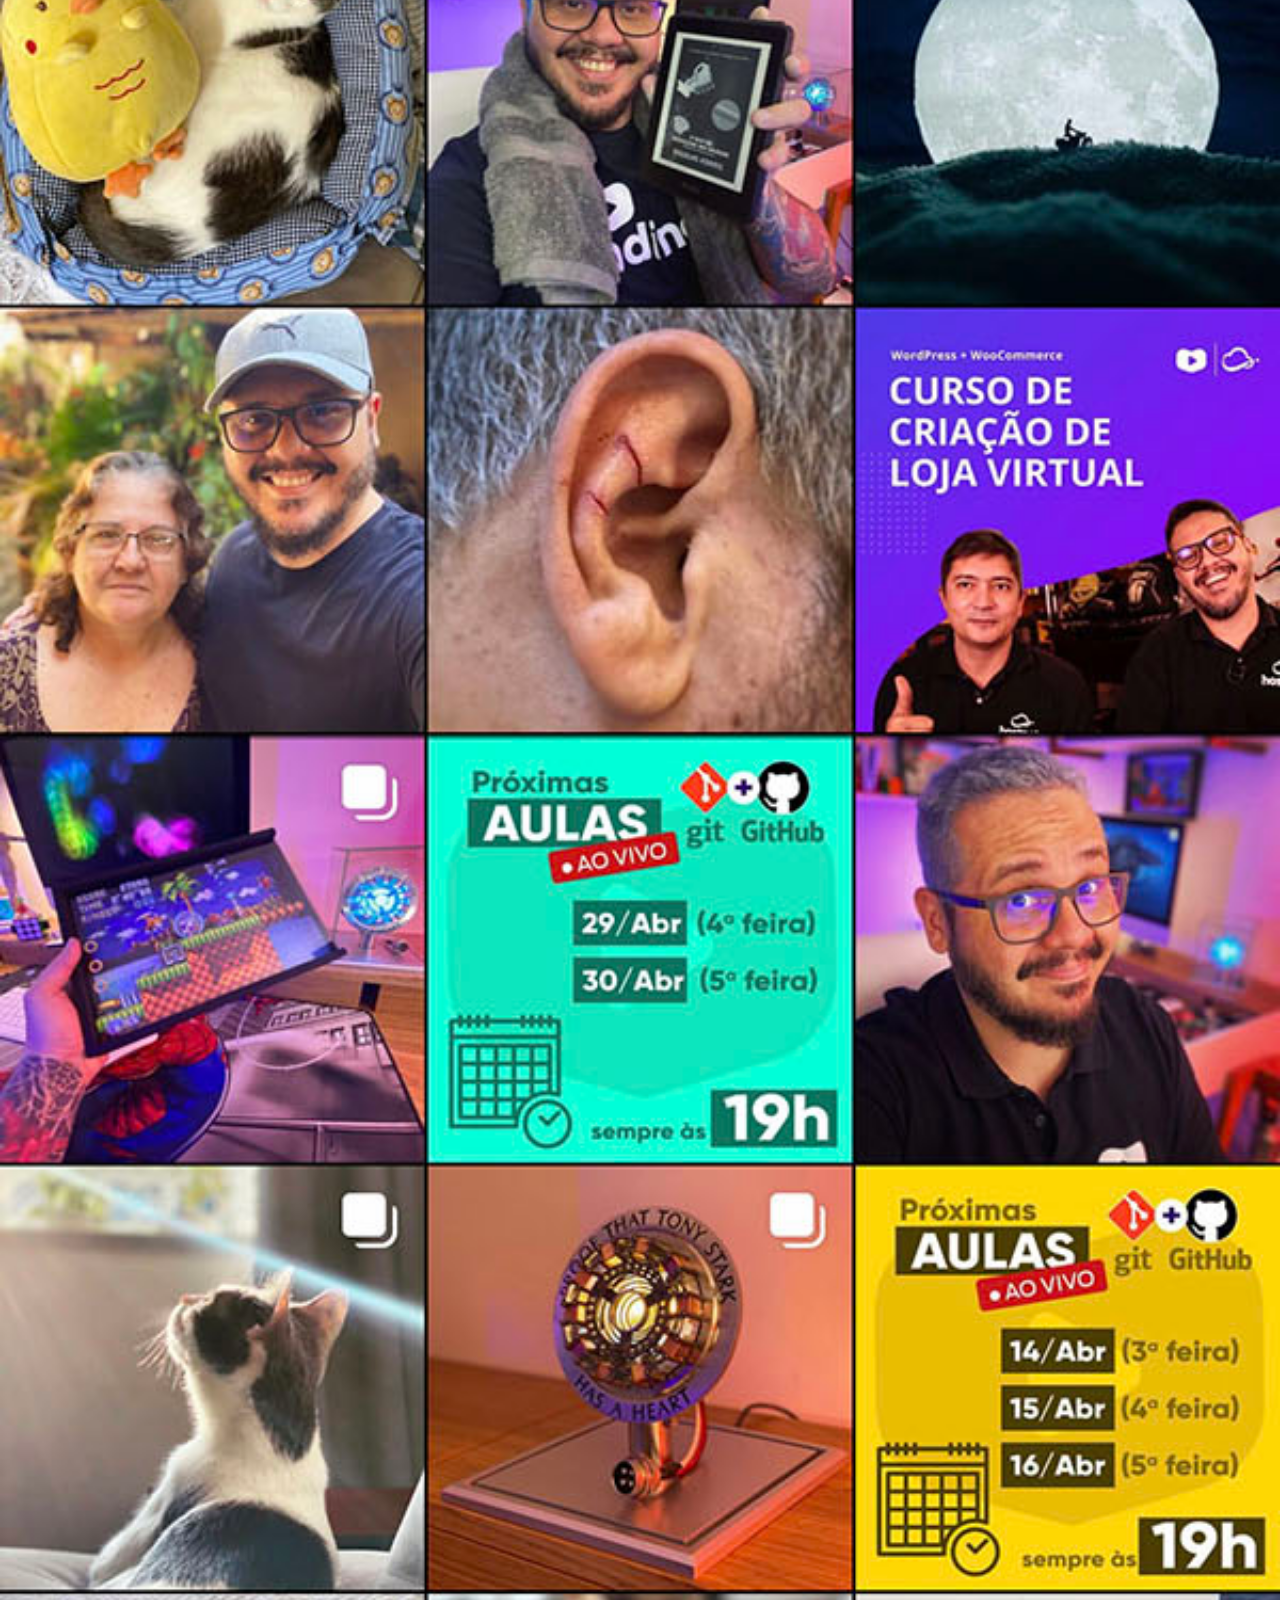
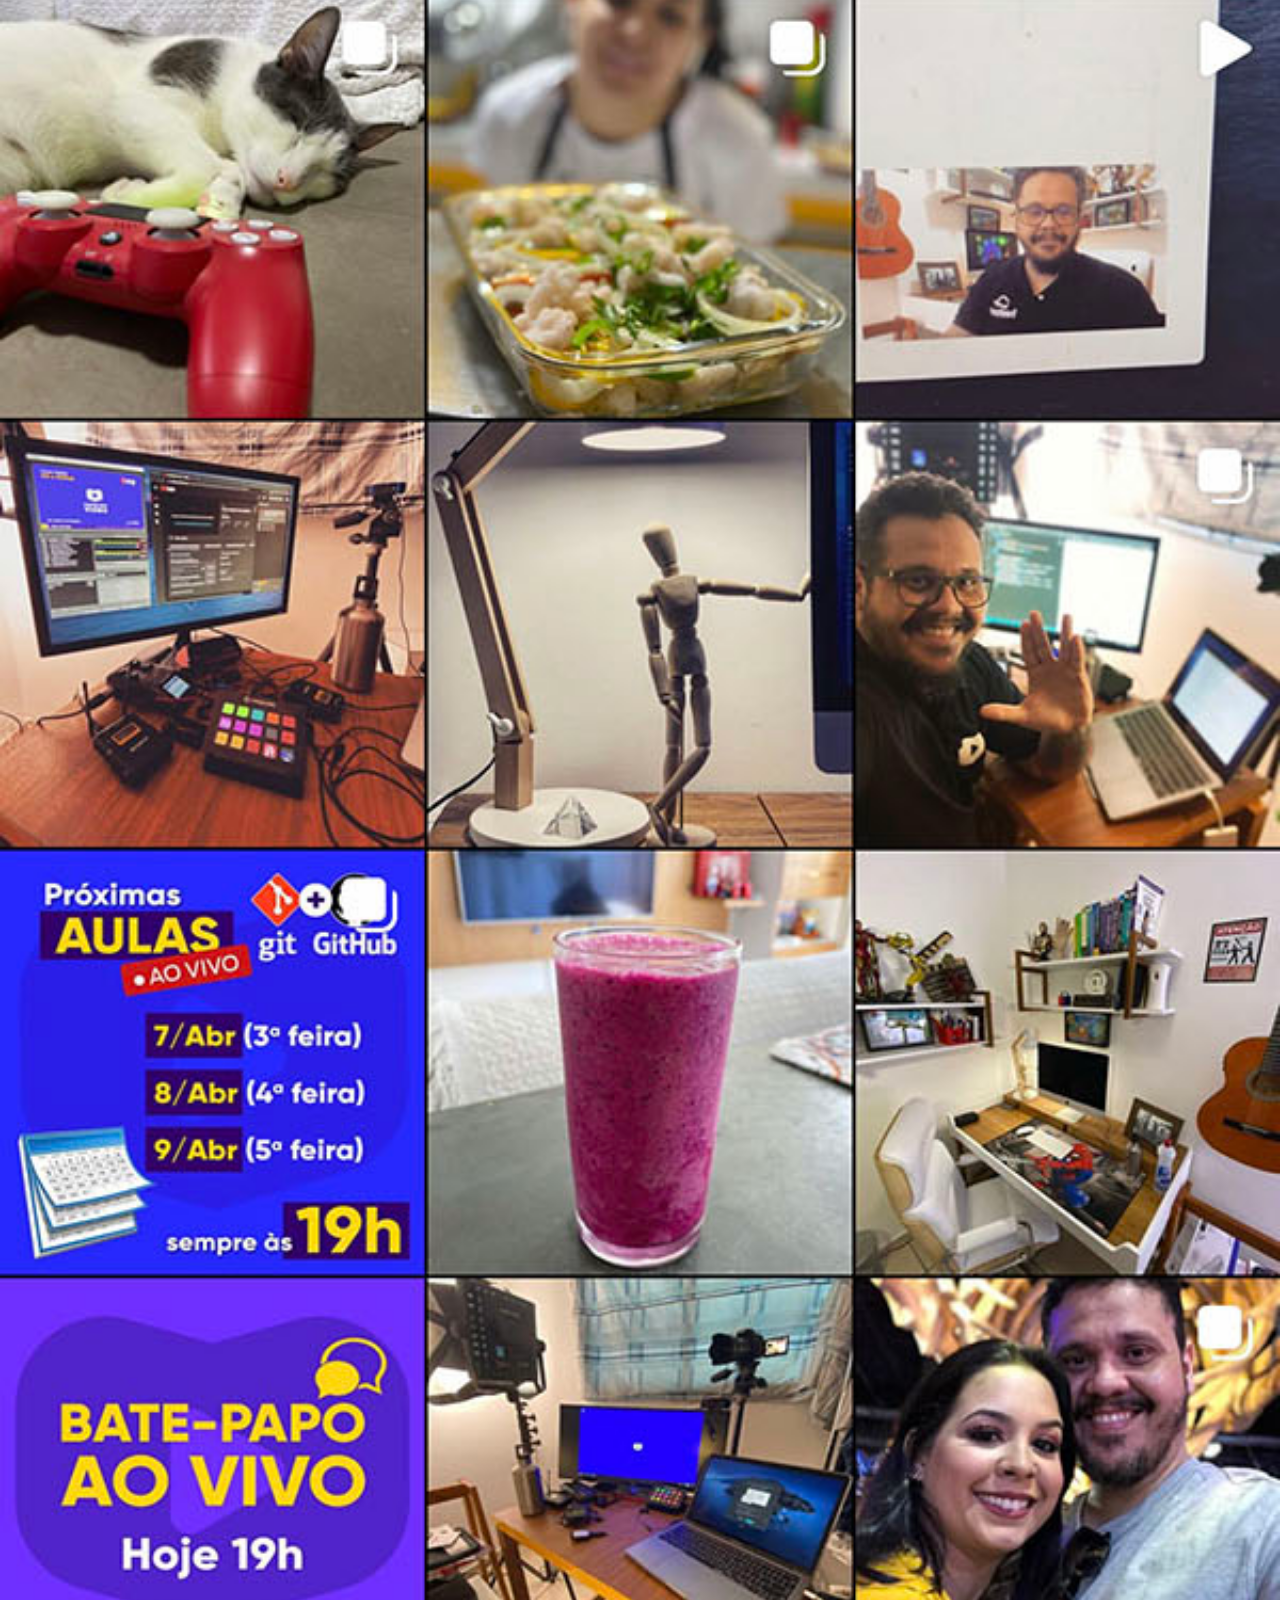
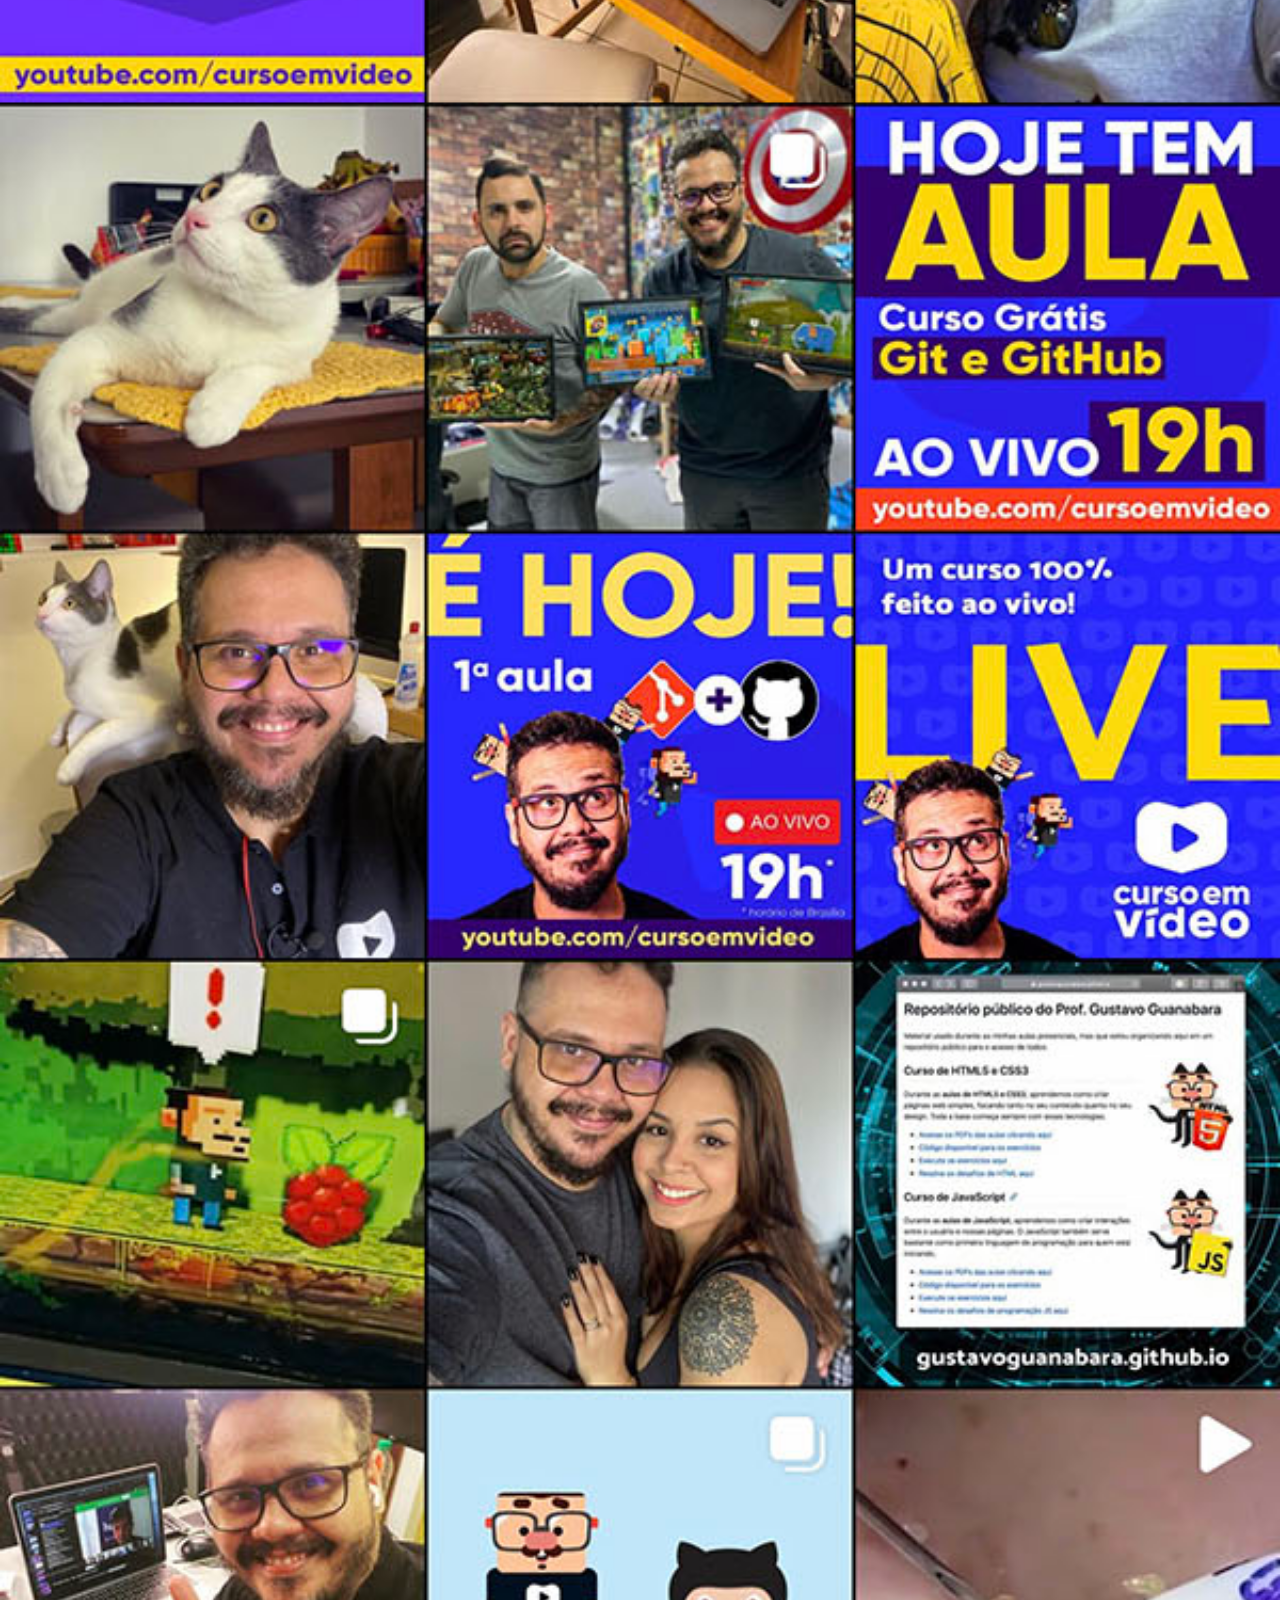
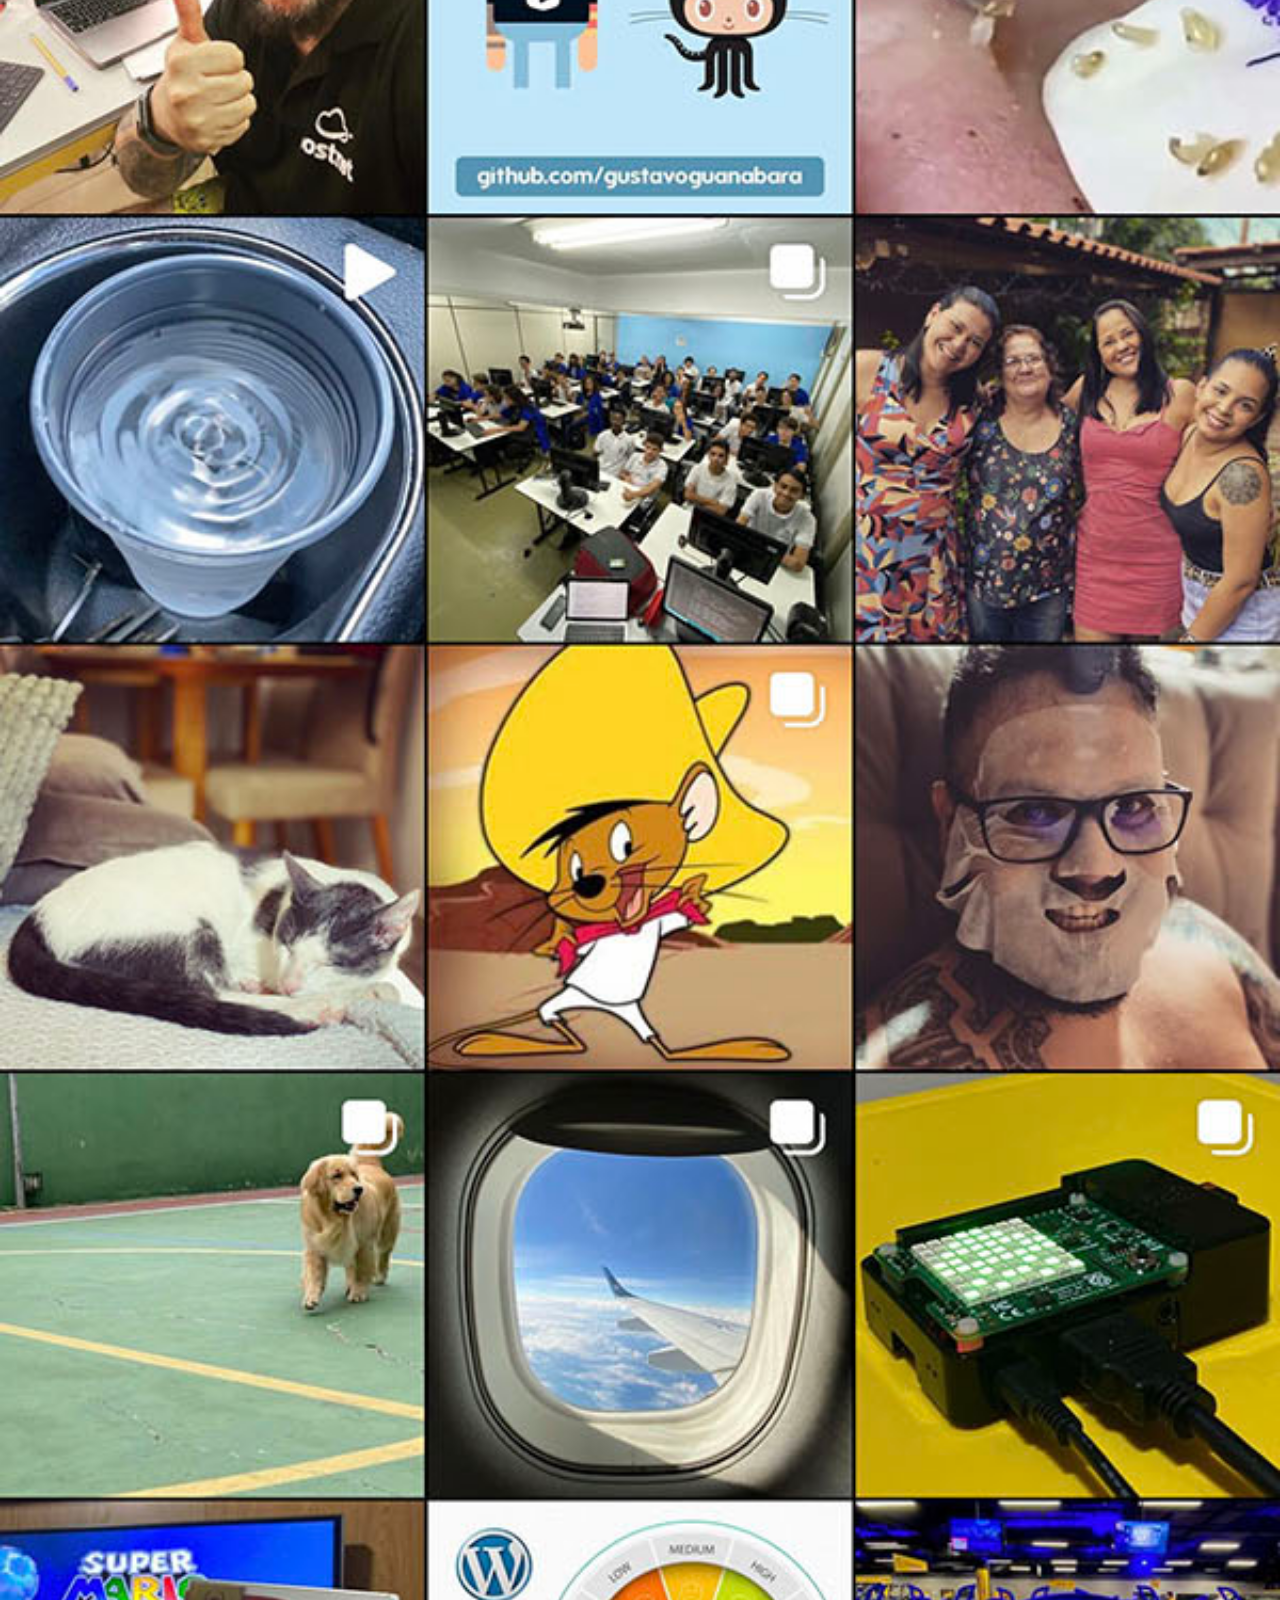
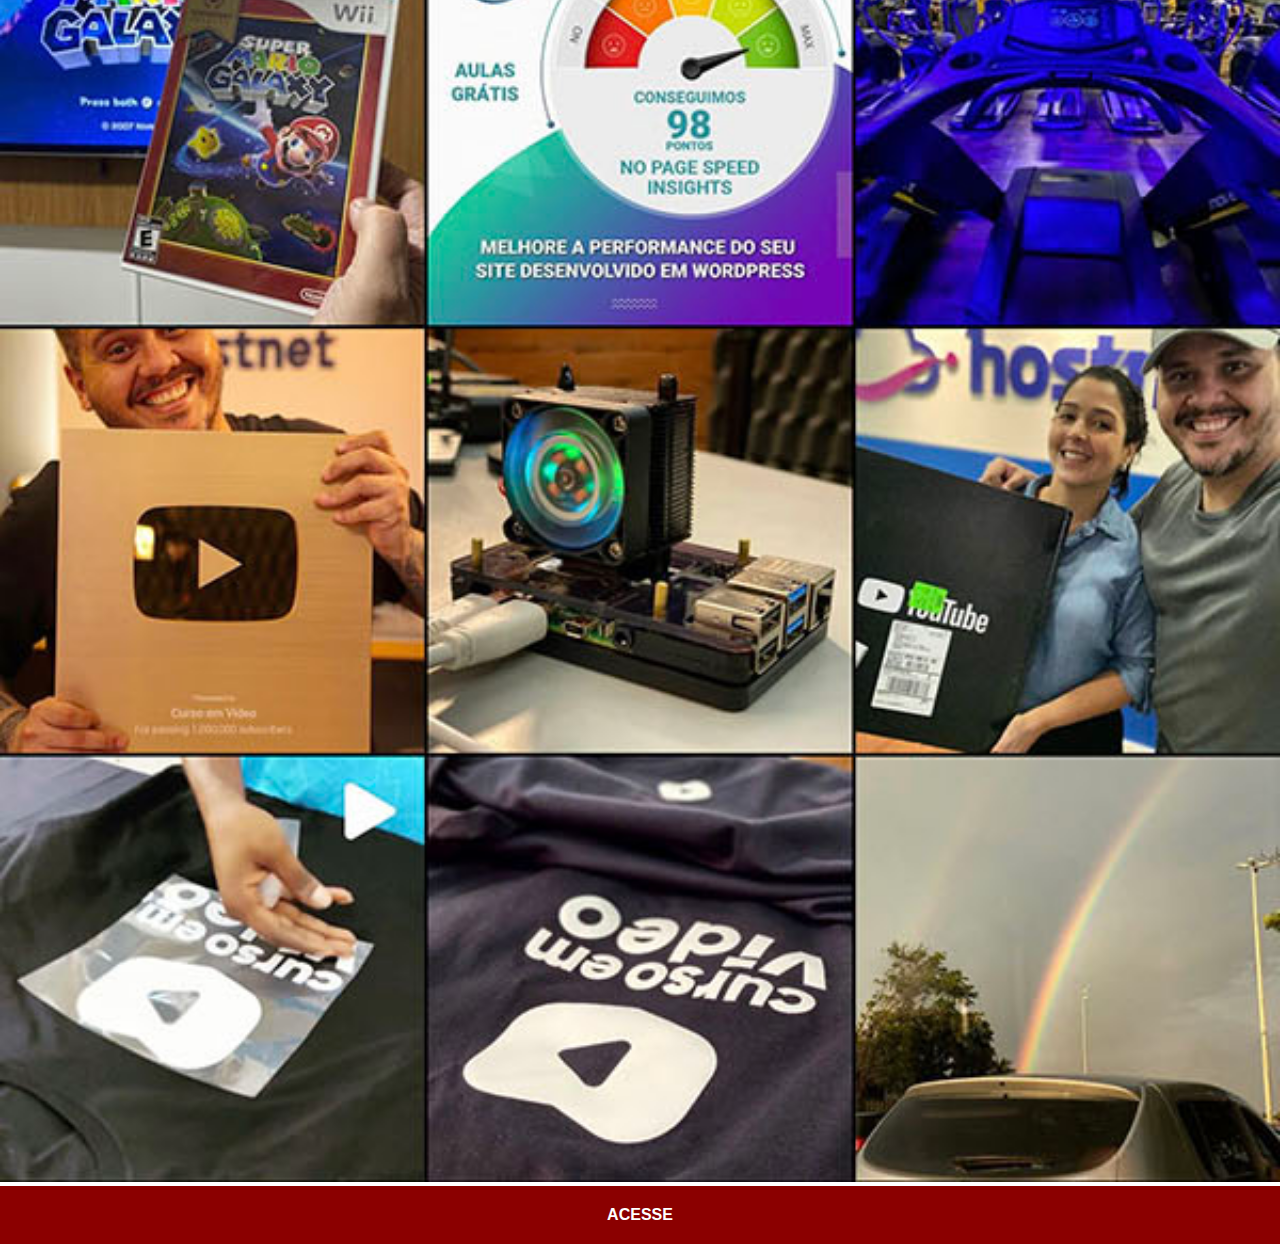
<file: instagram.html>
<!DOCTYPE html>
<html lang="pt-br">
<head>
    <meta charset="UTF-8">
    <meta http-equiv="X-UA-Compatible" content="IE=edge">
    <meta name="viewport" content="width=device-width, initial-scale=1.0">
    <title>Instagram</title>
    <link rel="stylesheet" href="estilos/social.css">
</head>
<body>
    <img src="imagens/tela-instagram.jpg" alt="Instagram">
    <a href="https://www.instagram.com/gustavoguanabara/" target="_blank">ACESSE</a>
</body>
</html>
</file>
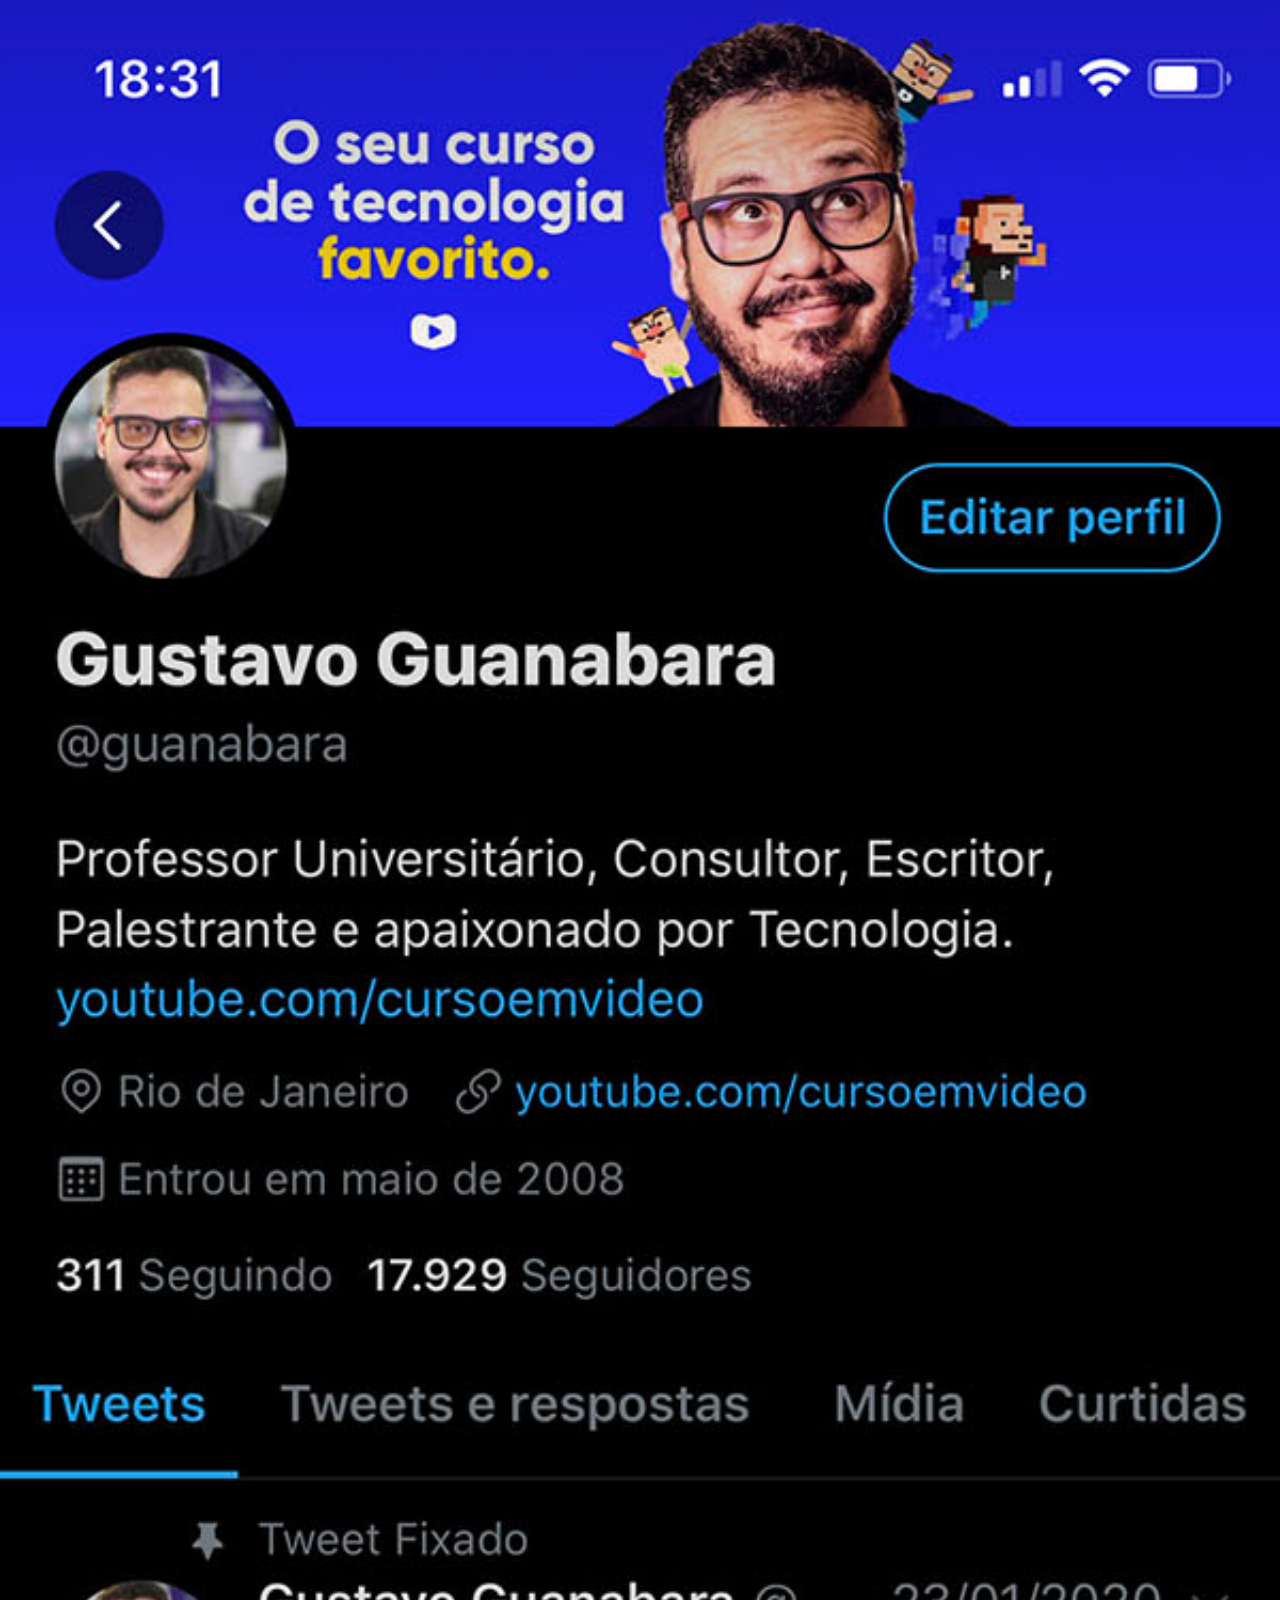
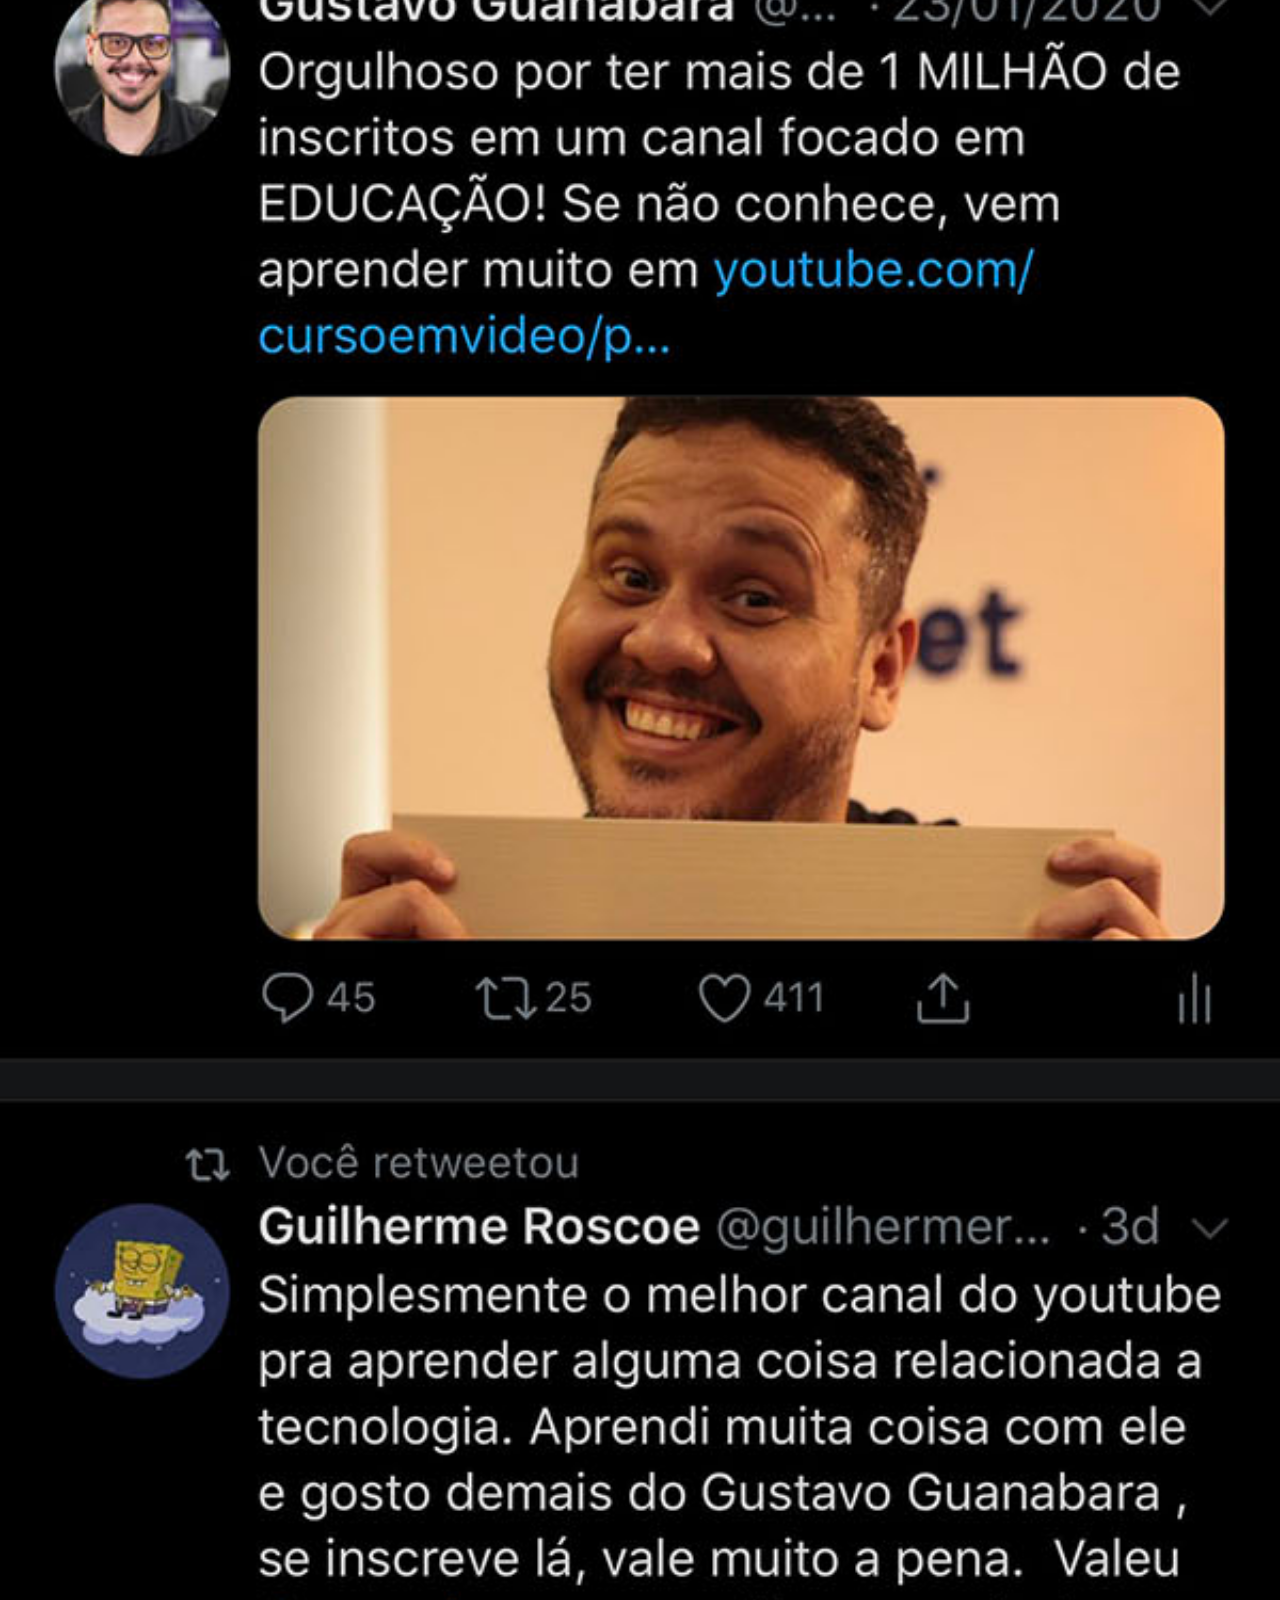
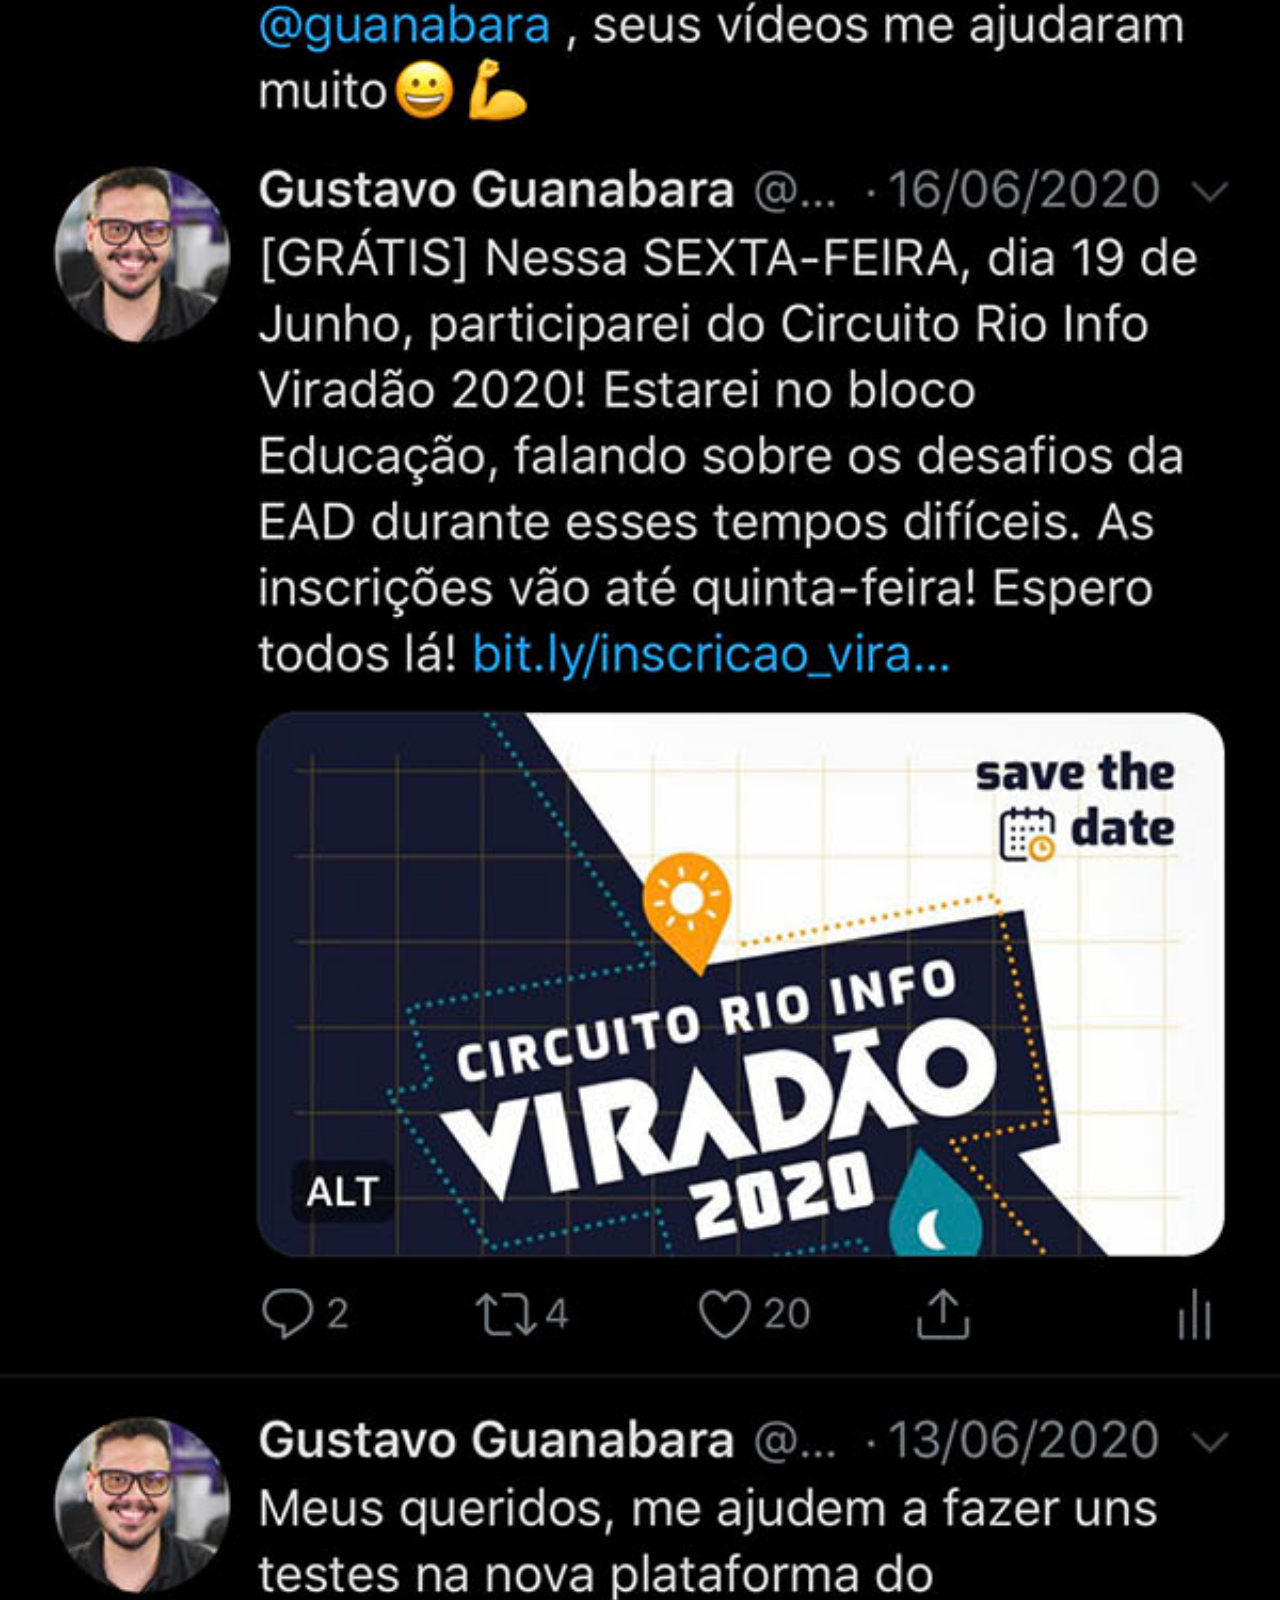
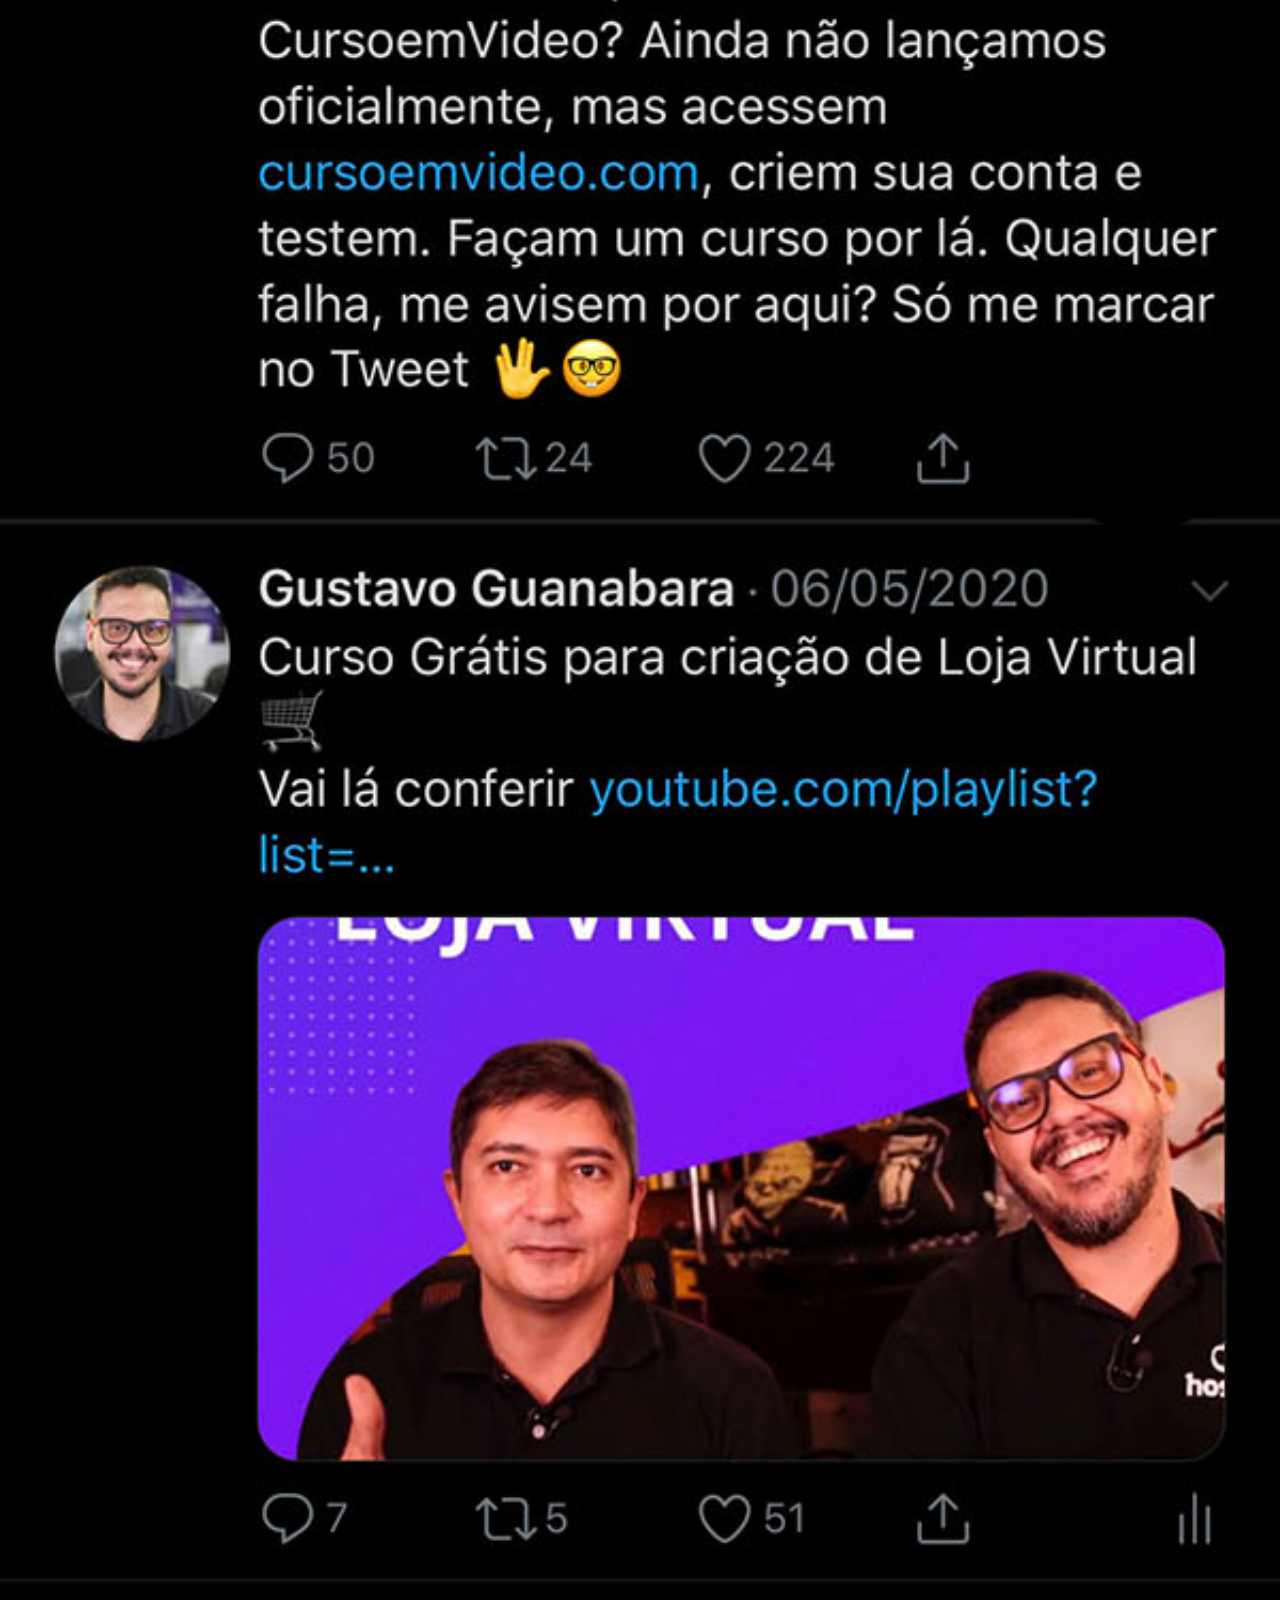
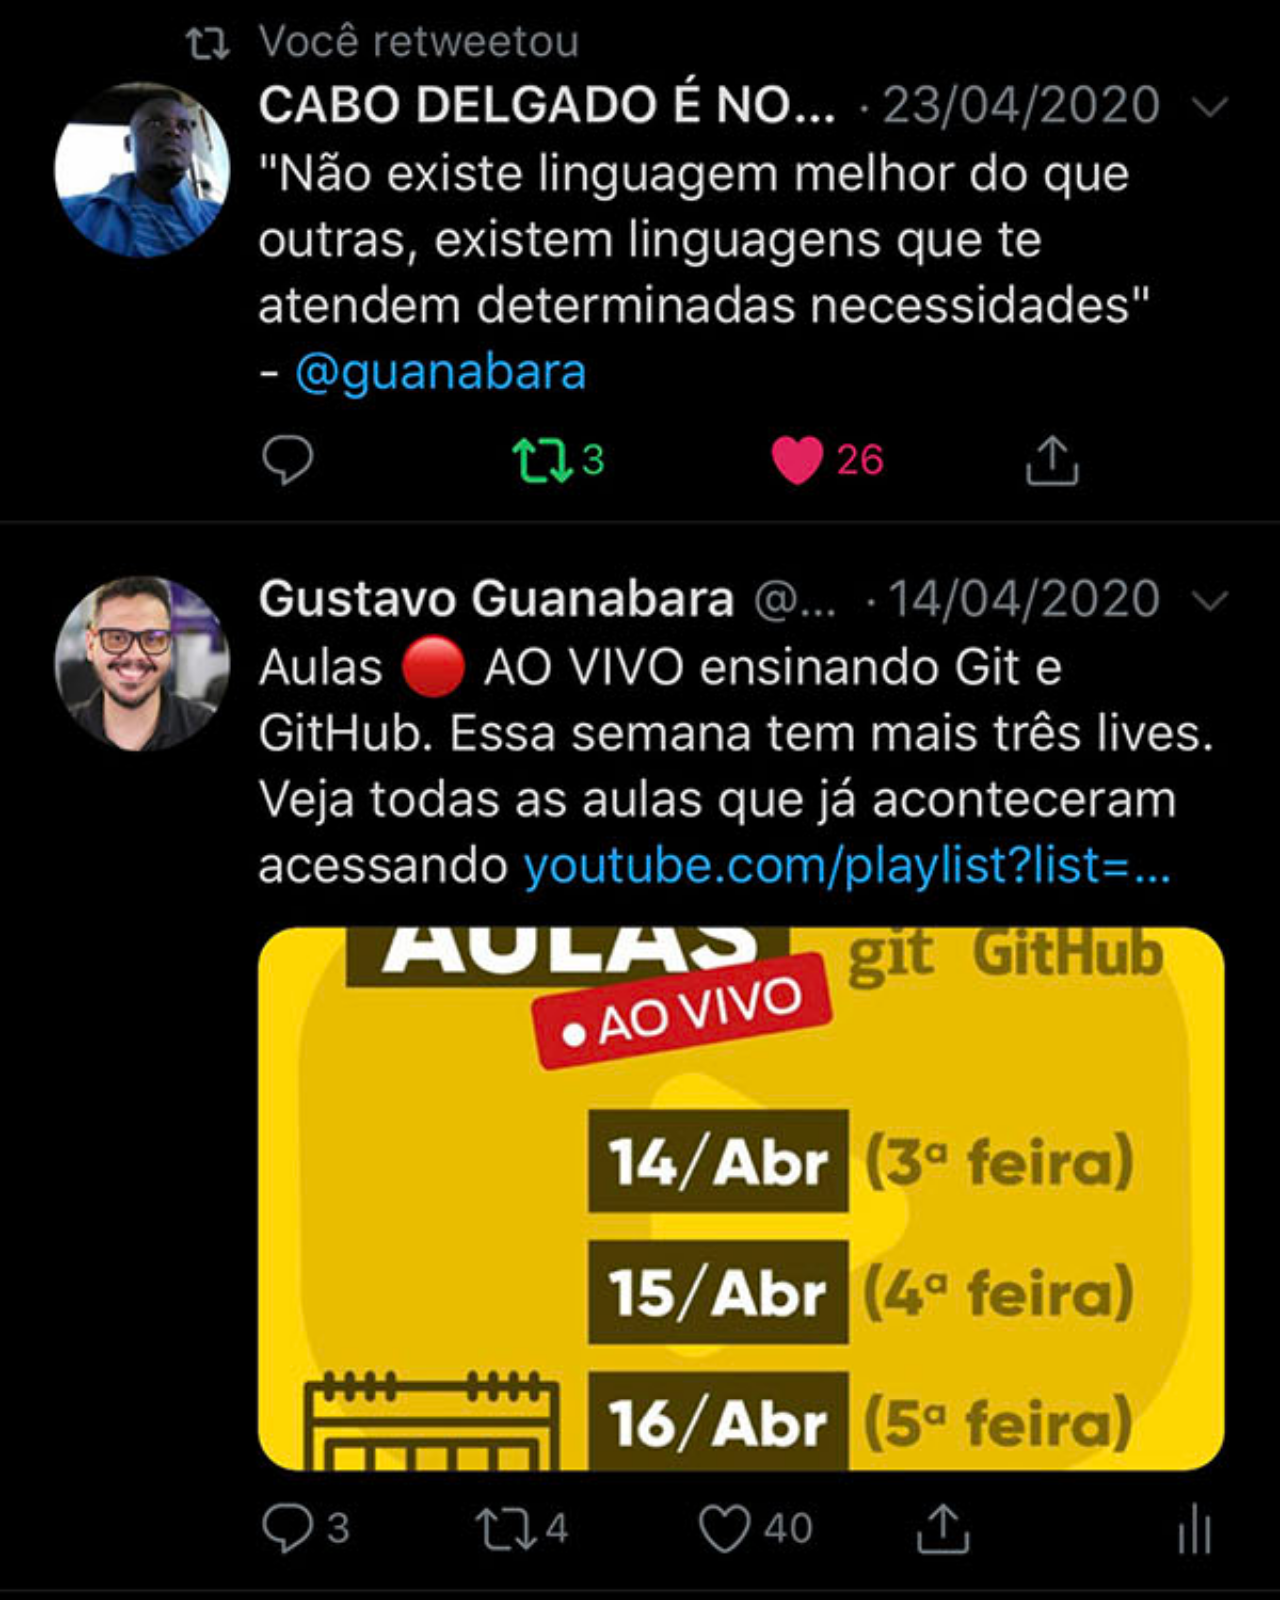
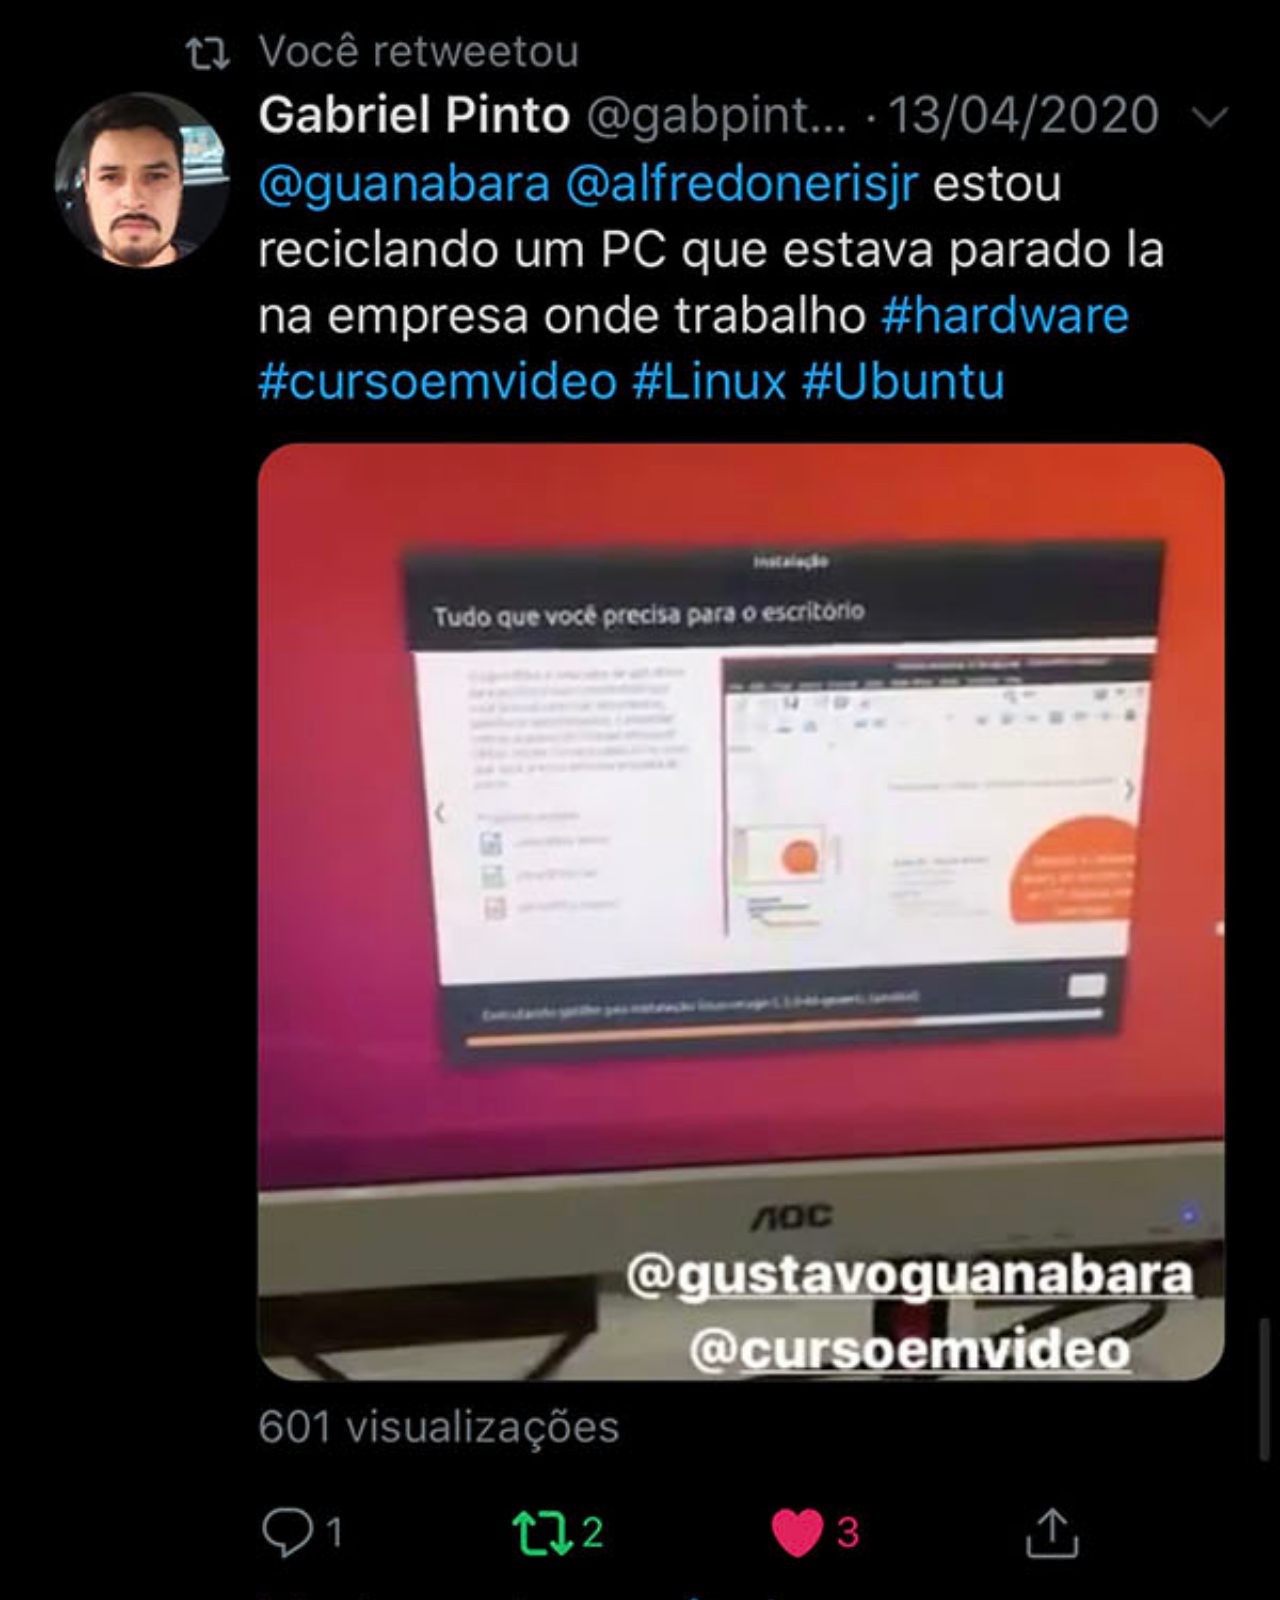
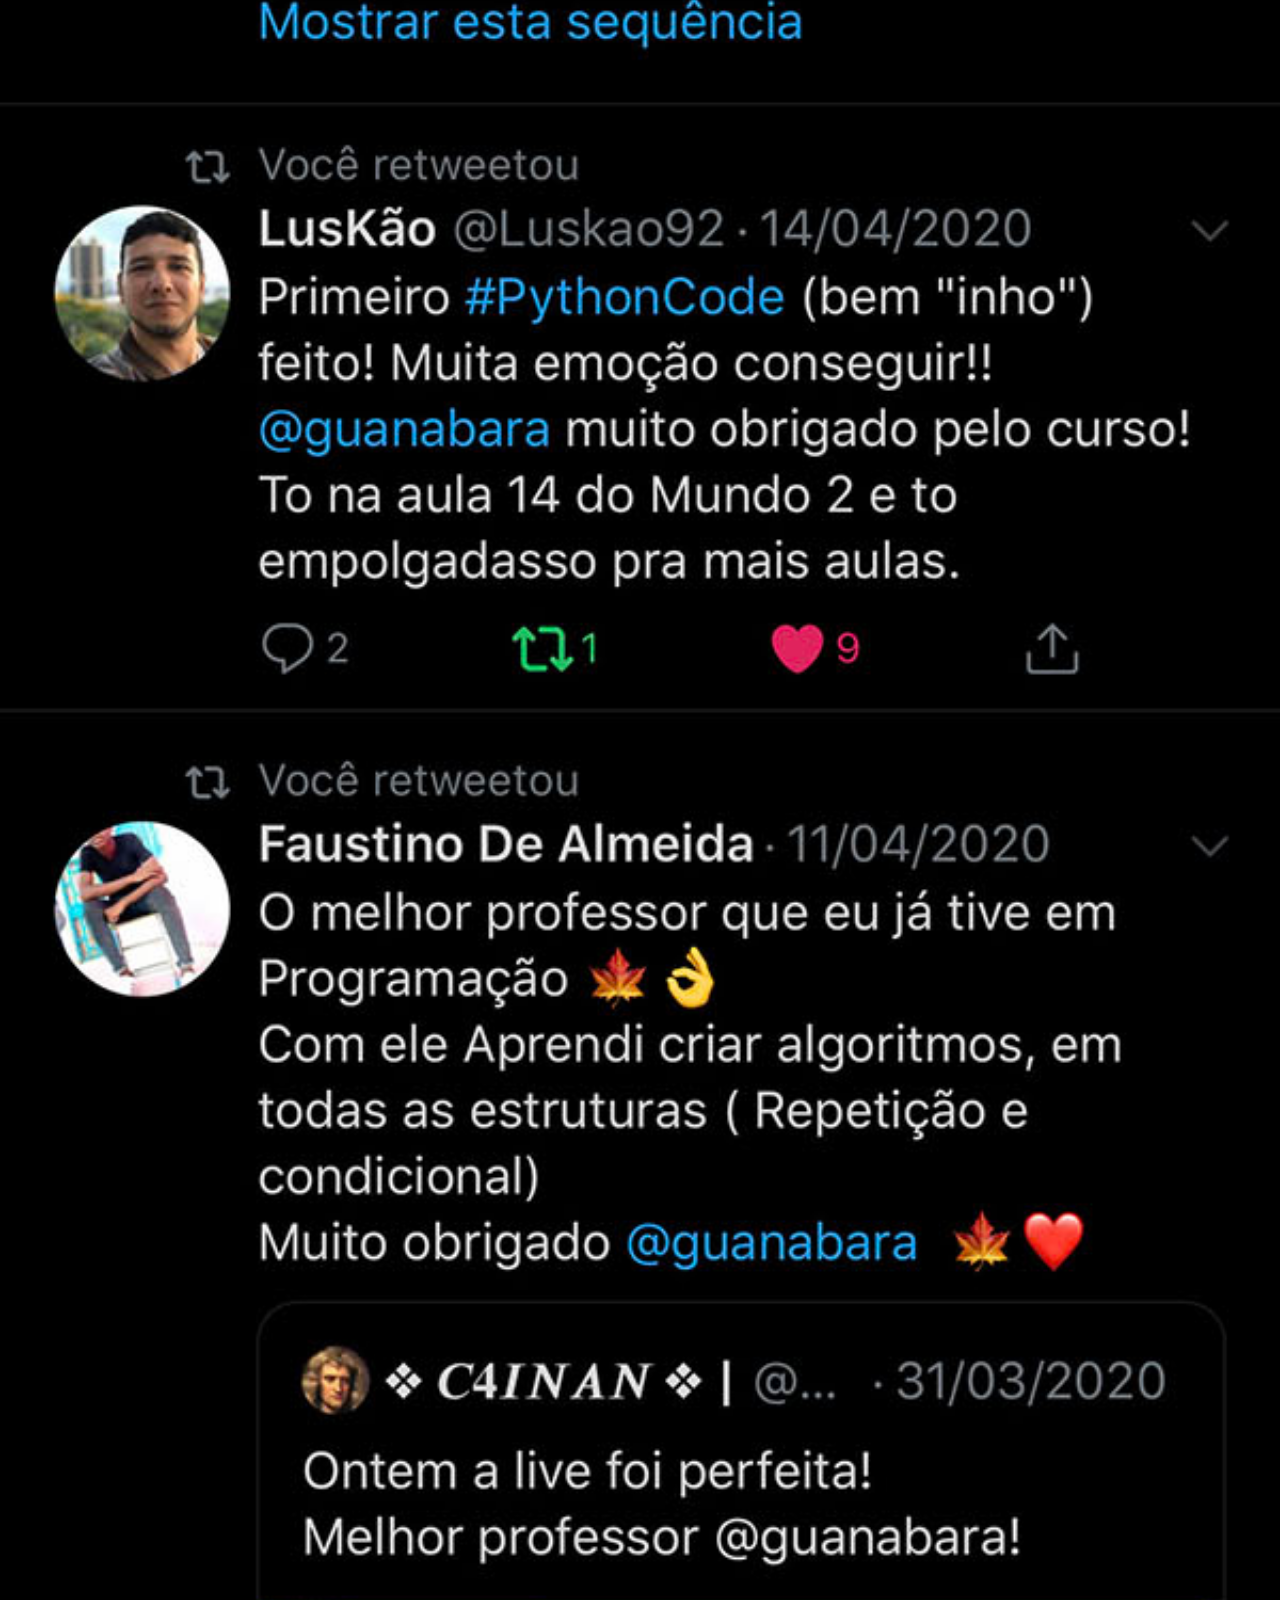
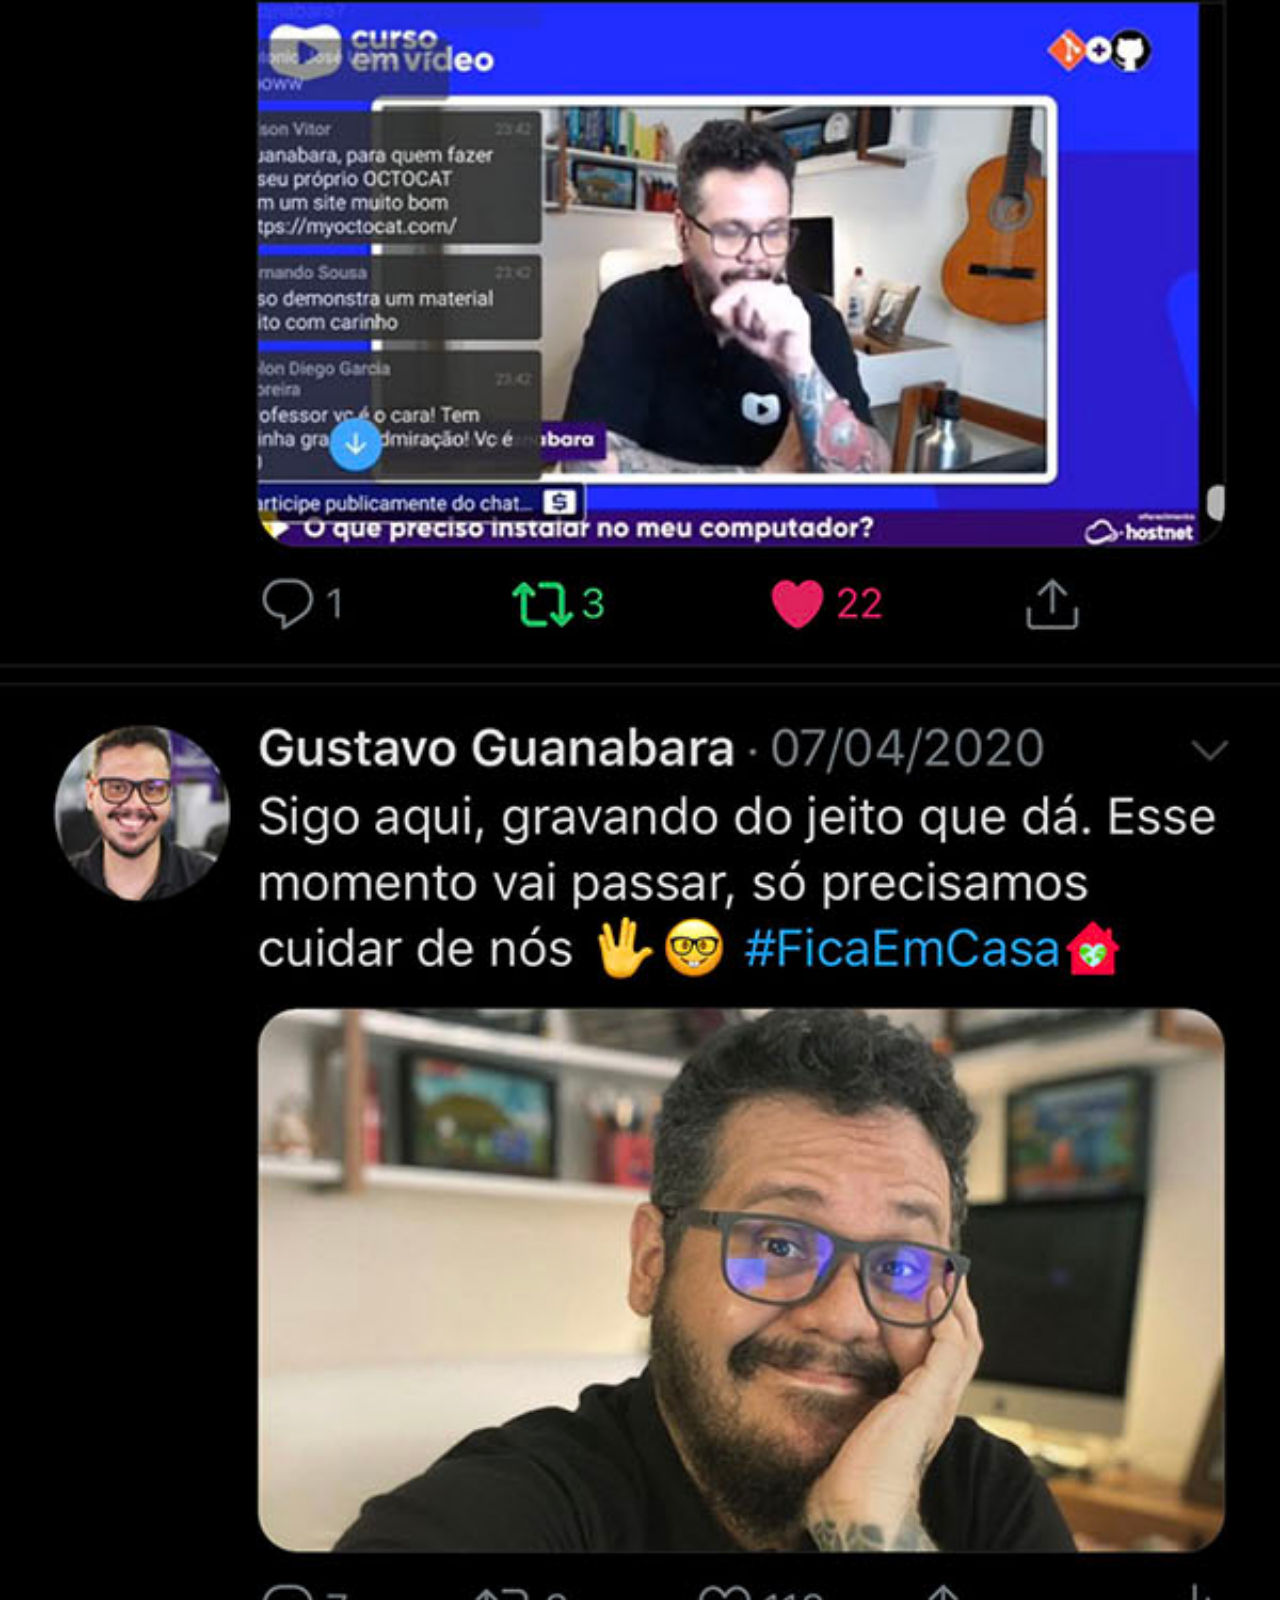
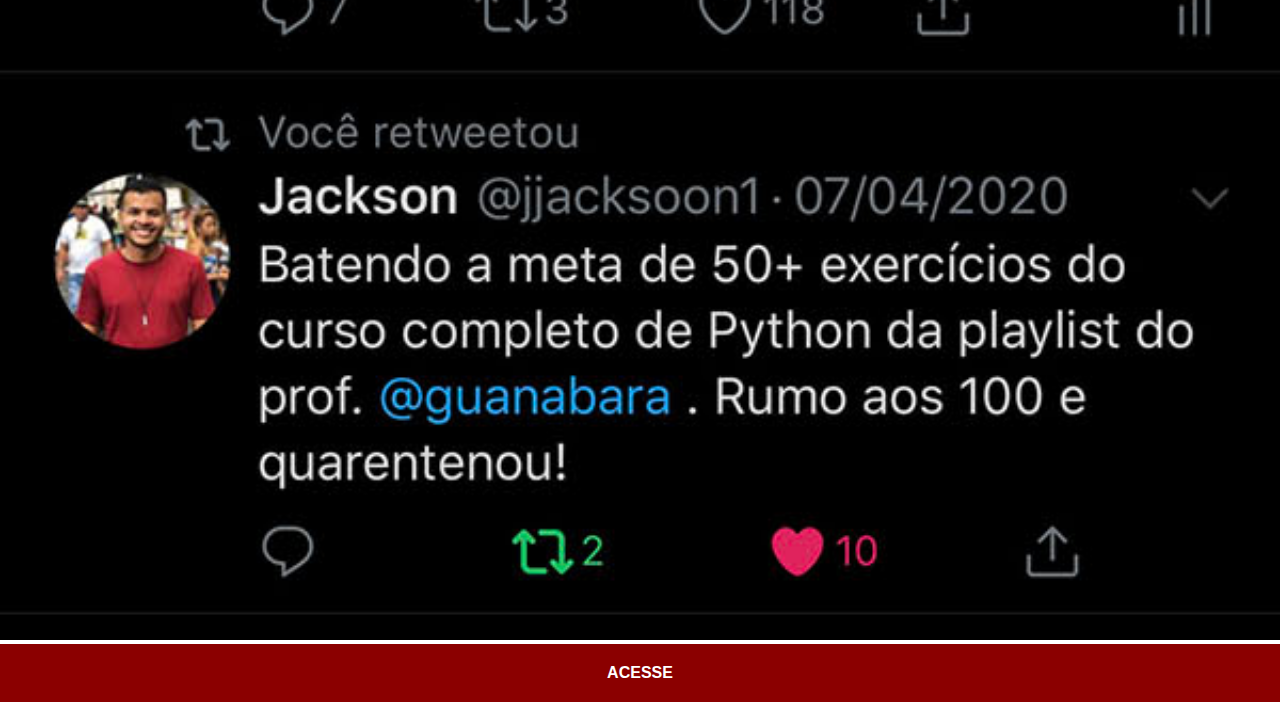
<file: twitter.html>
<!DOCTYPE html>
<html lang="pt-br">
<head>
    <meta charset="UTF-8">
    <meta http-equiv="X-UA-Compatible" content="IE=edge">
    <meta name="viewport" content="width=device-width, initial-scale=1.0">
    <title>Twitter</title>
    <link rel="stylesheet" href="estilos/social.css">
</head>
<body>
    <img src="imagens/tela-twitter.jpg" alt="Twitter">
    <a href="https://twitter.com/guanabara" target="_blank">ACESSE</a>
</body>
</html>
</file>
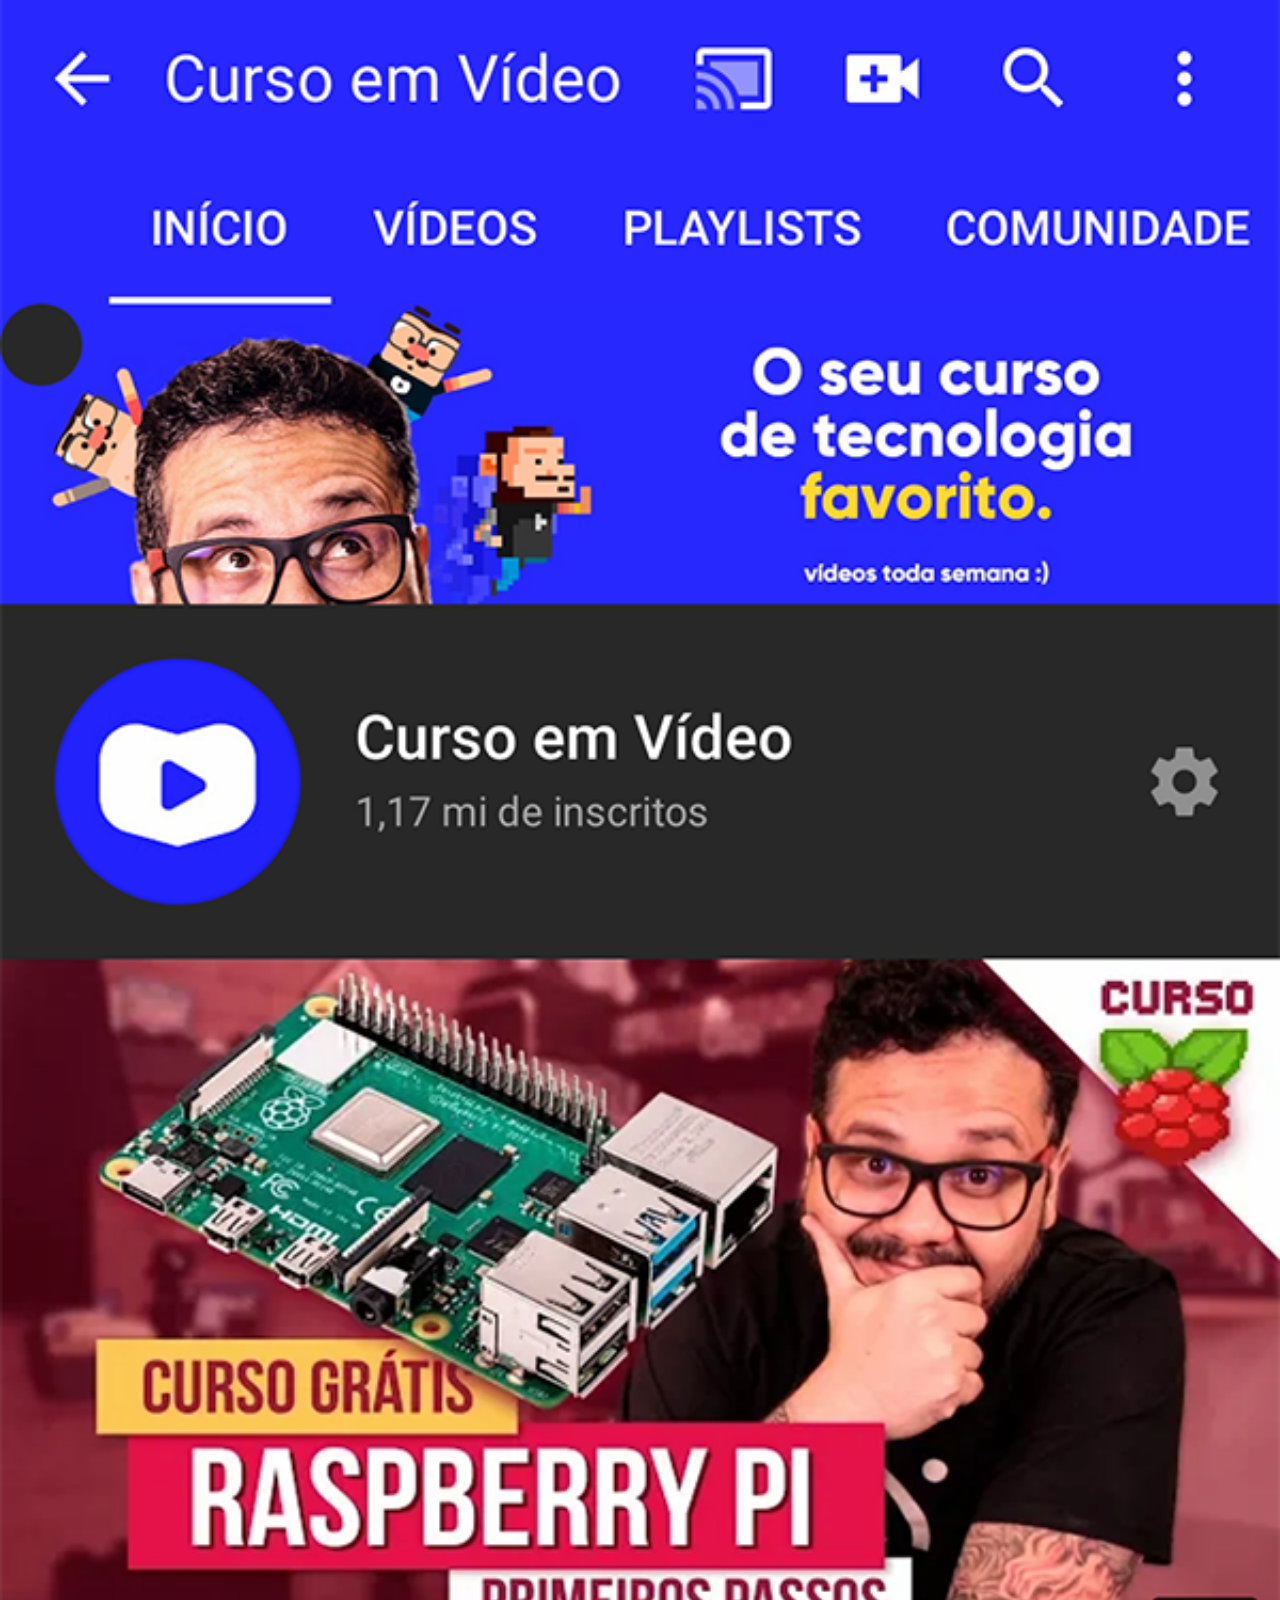
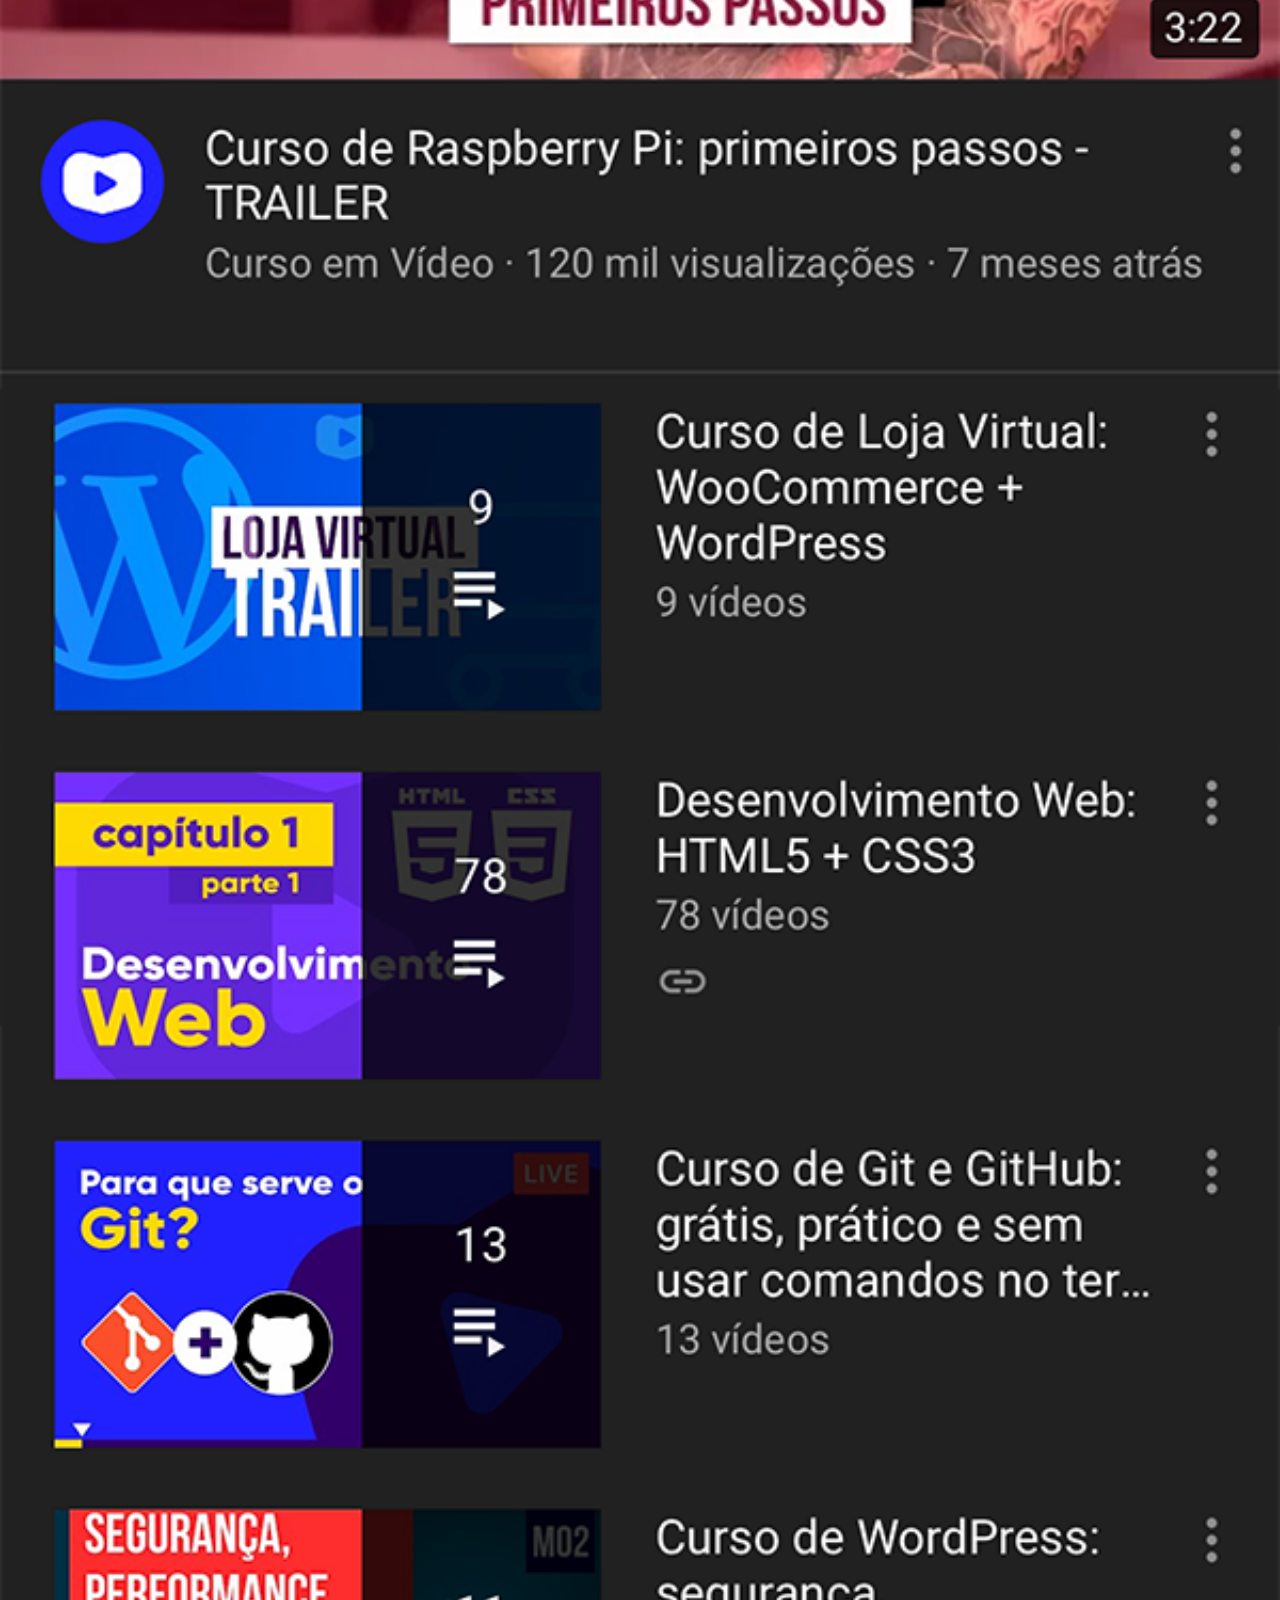
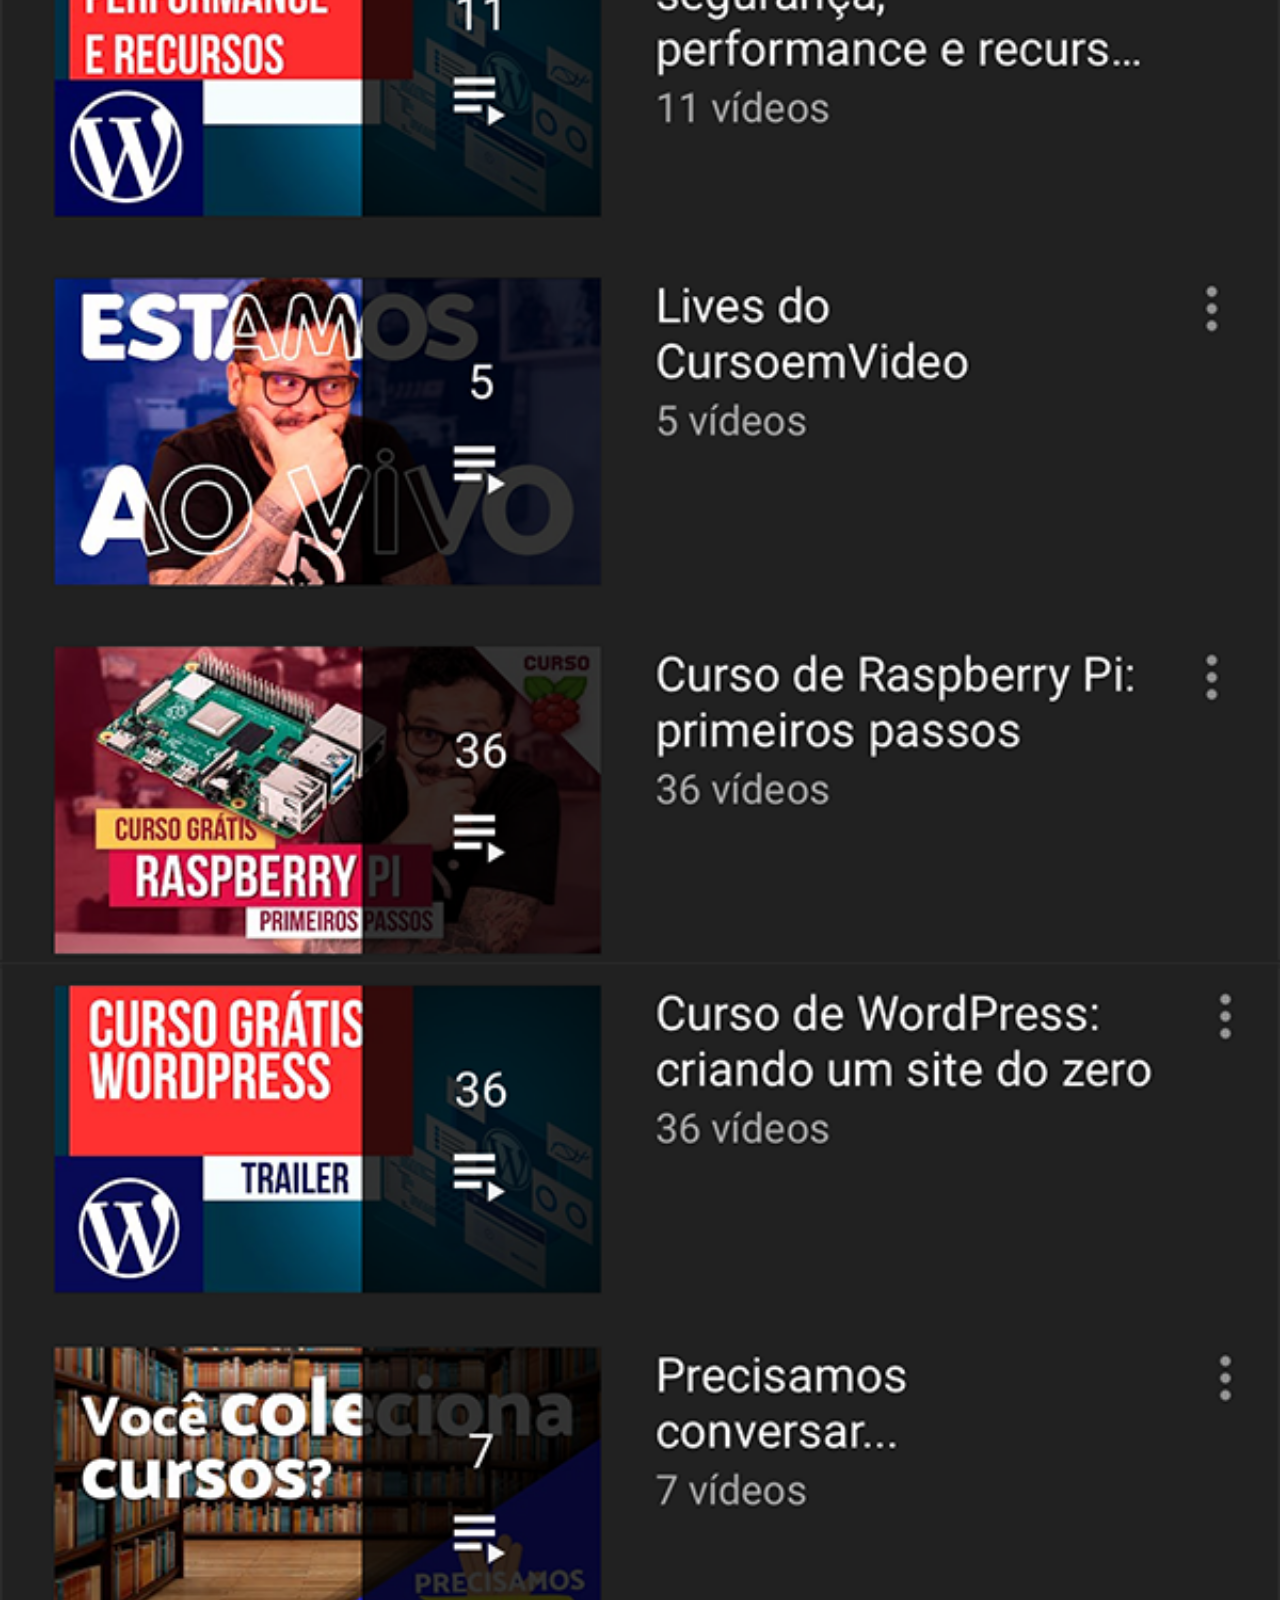
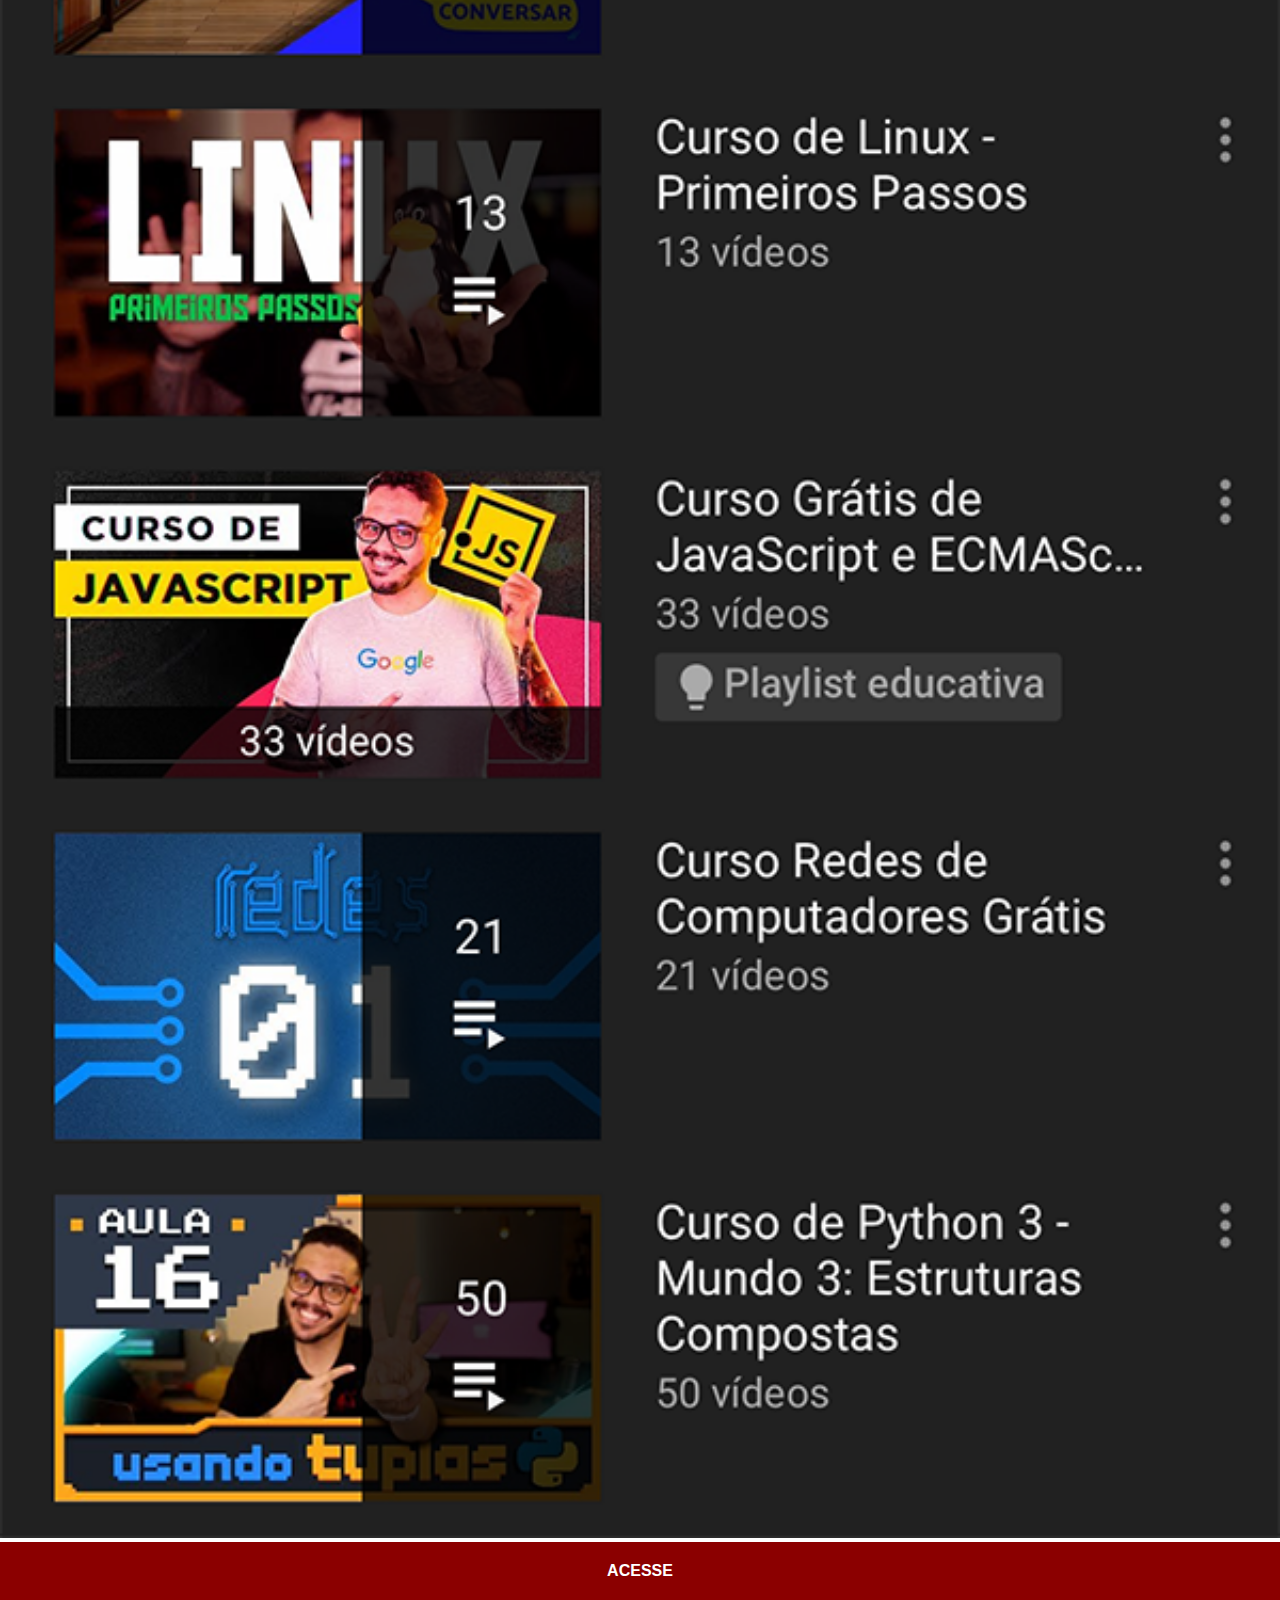
<file: youtube.html>
<!DOCTYPE html>
<html lang="pt-br">
<head>
    <meta charset="UTF-8">
    <meta http-equiv="X-UA-Compatible" content="IE=edge">
    <meta name="viewport" content="width=device-width, initial-scale=1.0">
    <link rel="stylesheet" href="estilos/social.css">
    <title>Youtube</title>
    <style>
        
    </style>
</head>
<body>
    <img src="imagens/tela-youtube.png" alt="Youtube">
    <a href="http://www.youtube.com/cursoemvideo/playlists" target="_blank">ACESSE</a>
    
</body>
</html>
</file>
<file: estilos/style.css>
@charset "UTF-8";

*{
    margin: 0px;
    padding: 0px;
    font-family: Arial, Helvetica, sans-serif;
}

html, body{
    height: 100vh;
    width: 100vw;
    background: black url(../imagens/fundo-madeira.jpg) no-repeat top center;
    background-size: cover ;
    background-attachment: fixed;
}
main{
    height: 100vh;
    position: relative;
    

}

section#telefone{
    position: absolute;
    top: 50%;
    left: 50%;
    transform: translate(-50%, -50%);
    height: 627px;
    width: 311px;
    background: url(../imagens/frame-iphone.png) no-repeat top center;
    
    
}
iframe#tela{
    position: relative;
    top: 80px;
    left: 22px;
    width: 267px;
    height: 471px;
}


section#redes-sociais{
    text-align: right;
    padding-right: 10px;
    padding-top: 10px;
}
section#redes-sociais img{
    width: 50px;
    margin: 10px;
    border-radius: 50%;
    box-shadow: 2px 2px 5px rgba(0, 0, 0, 0.400);
    box-sizing: border-box;
}
section#redes-sociais img:hover{
    border: 2px solid rgba(255, 255, 255, 0.637);
    transform: translate(-3px, -3px);
    box-shadow: 5px 5px 10px rgba(0, 0, 0, 0.623);
    transition: trasform 0.5s, border 0.5s;
    
}
</file>
<file: estilos/social.css>
@charset "UTF-8";

*{
    padding: 0px;
    margin: 0px;
    font-family: Arial, Helvetica, sans-serif;
}
::-webkit-scrollbar{
    width: 0;
    height: 0px;
}
img{
    width: 100vw;
}
a{
    display: block;
    padding: 20px;
    color: white;
    background-color: darkred;
    text-align: center;
    text-decoration: none;
    font-weight: bolder;
}
a:hover{
    background-color: red;
}
</file>
